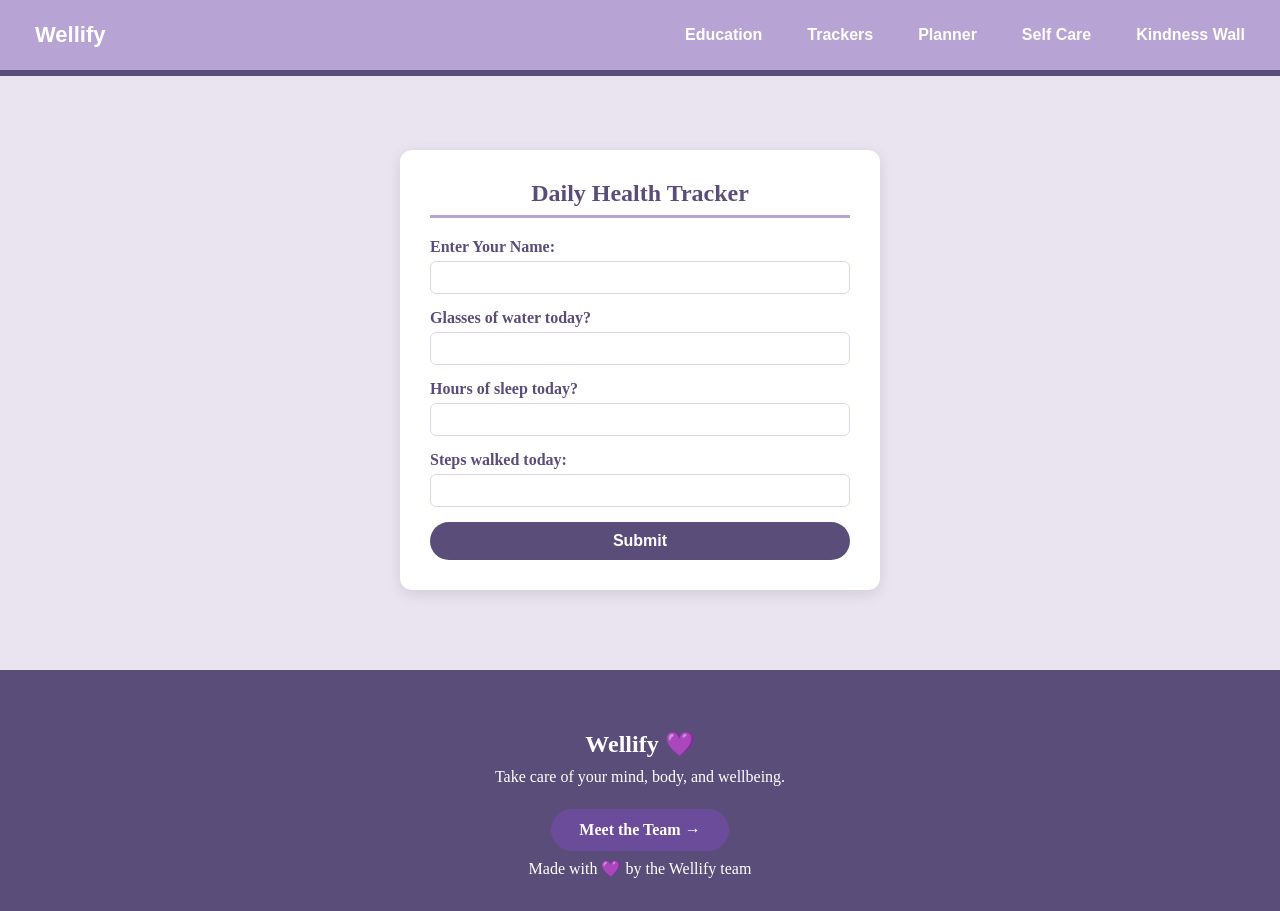
<file: health-tracker.html>
<!DOCTYPE html>
<html lang="en">
  <head>

    <meta charset="UTF-8" />
    <meta name="viewport" content="width=device-width, initial-scale=1.0" />
    <title>Health Tracker</title>
<link rel="icon" href="love.png">
    <style>
:root {
  --deepLavendar: #5a4d7a;
  --lilac: #b8a4d4;
  --softMauve: #d5c8e4;
  --midLavendar: #e0d6eb;
  --blush: #eae3f0;
}

body {
  background-color: var(--blush);
  margin: 0;
  padding: 0;
  padding-top: 70px;
}

.navBar {
  position: fixed;
  top: 0;
  left: 0;
  width: 100%;
  height: 70px;
  z-index: 100;
}

nav {
  height: 70px;
  display: flex;
  align-items: center;
  background-color: var(--lilac);
  border-bottom: 6px solid var(--deepLavendar);
  padding: 0 25px;
  gap: 25px;
}

.name {
  margin-right: auto;
  margin-left: 10px;
  display: flex;
  align-items: center;
}

.name a {
  color: white;
  text-decoration: none;
  font-family: "Poppins", sans-serif;
  font-weight: bold;
  font-size: 22px;
}


.navBar > nav > a,
.dropdown > a {
  text-decoration: none;
  color: white;
  padding: 10px;
  font-weight: bold;
  font-family: "Poppins", sans-serif;
  cursor: pointer;
}

nav a:hover {
  color: var(--deepLavendar);
}

.dropdown {
  position: relative;
  height: 100%;
  display: flex;
  align-items: center;
}

.dropdown-content {
  display: none;
  position: absolute;
  top: 70px;
  left: 0;
  background-color: var(--lilac);
  min-width: 140px;
  z-index: 101;
  padding: 10px 0;
  border-radius: 0 0 10px 10px;
  box-shadow: 0 5px 10px rgba(0, 0, 0, 0.15);
}

.dropdown-content a {
  display: block;
  padding: 10px 15px;
  color: white;
  text-decoration: none;
  white-space: nowrap;
}

.dropdown-content a:hover {
  background-color: var(--softMauve);
  color: var(--deepLavendar);
}

.dropdown:hover .dropdown-content {
  display: flex;
  flex-direction: column;
}

#dropdown1,
#dropdown2,
#dropdown3 {
  min-width: 140px;
  height: auto;
}

.tracker-box {
  background: white;
  padding: 30px;
  border-radius: 12px;
  box-shadow: 0 4px 15px rgba(0, 0, 0, 0.1);
  max-width: 420px;
  margin: 80px auto;
}

.title {
  color: var(--deepLavendar);
  border-bottom: 3px solid var(--lilac);
  padding-bottom: 8px;
  margin-top: 0;
}

.form-group {
  margin-bottom: 15px;
}

label {
  display: block;
  margin-bottom: 5px;
  font-weight: 600;
  color: var(--deepLavendar);
}

input {
  width: 100%;
  padding: 8px;
  border: 1px solid var(--midLavendar);
  border-radius: 6px;
  box-sizing: border-box;
}

button {
  width: 100%;
  background-color: var(--deepLavendar);
  color: white;
  border: none;
  padding: 10px;
  border-radius: 30px;
  font-weight: 600;
  cursor: pointer;
  font-size: 16px;
}

button:hover {
  background-color: var(--lilac);
}

.results {
  display: none;
  margin-top: 20px;
}

.user {
  font-weight: 700;
  color: var(--deepLavendar);
  margin: 15px 0 10px;
  font-size: 16px;
}

.good-news {
  background-color: #f0fdf4;
  color: var(--deepLavendar);
  padding: 12px;
  border-left: 5px solid var(--lilac);
  border-radius: 4px;
  margin: 8px 0;
  font-weight: 600;
}

.alert-news {
  background-color: #fff5f5;
  color: var(--deepLavendar);
  padding: 12px;
  border-left: 5px solid var(--lilac);
  border-radius: 4px;
  margin: 8px 0;
  font-weight: 600;
}

h1,
h2 {
  display: flex;
  justify-content: center;
}

h3 {
  background-color: var(--deepLavendar);
  color: white;
  border: 3px solid var(--deepLavendar);
  border-radius: 20px;
  max-width: 150px;
  display: flex;
  justify-content: center;
}

.site-footer {
  background-color: var(--deepLavendar);
  color: white;
  text-align: center;
  padding: 40px 20px 25px;
  margin-top: 60px;
}

.site-footer h2 {
  color: white;
  margin-bottom: 10px;
}

.site-footer p {
  background: none;
  border: none;
  color: white;
  margin: 8px 0;
}

.team-link {
  display: inline-block;
  margin-top: 15px;
  padding: 12px 28px;
  background-color: #6b4c9a;
  color: white;
  text-decoration: none;
  border-radius: 999px;
  font-weight: 600;
  transition: 0.2s ease;
}

.team-link:hover {
  background-color: #563b80;
  transform: translateY(-2px);
}
    </style>
  </head>
  <body>
    <div class="navBar">
      <nav>
        <div class="name">
          <a href="index.html">Wellify</a>
        </div>
        <div class="dropdown">
          <a>Education</a>
          <div class="dropdown-content" id="dropdown1">
            <a href="education-mental.html">Mental Health</a>
            <a href="education-physical.html">Physical Health</a>
          </div>
        </div>
        <div class="dropdown">
          <a>Trackers</a>
          <div class="dropdown-content" id="dropdown2">
            <a href="mood-tracker.html">Mood</a>
            <a href="mindfullness-tracker.html">Mindfullness</a>
            <a href="health-tracker.html">Health</a>
          </div>
        </div>
        <a href="planner.html">Planner</a>
        <div class="dropdown">
          <a>Self Care</a>
          <div class="dropdown-content" id="dropdown3">
            <a href="self-care-mental.html">Mental</a>
            <a href="self-care-physical.html">Physical</a>
          </div>
        </div>
        <a href="kindness-wall.html">Kindness Wall</a>
      </nav>
    </div>

    <div class="tracker-box">
      <h2 class="title">Daily Health Tracker</h2>
      <form id="trackerForm">
        <div class="form-group">
          <label>Enter Your Name:</label>
          <input type="text" id="name" required />
        </div>
        <div class="form-group">
          <label>Glasses of water today?</label>
          <input type="number" id="water" step="any" required />
        </div>
        <div class="form-group">
          <label>Hours of sleep today?</label>
          <input type="number" id="sleep" step="any" required />
        </div>
        <div class="form-group">
          <label>Steps walked today:</label>
          <input type="number" id="steps" required />
        </div>
        <button type="submit">Submit</button>
      </form>

      <div id="results" class="results">
        <div id="summaryUser" class="user"></div>
        <div id="waterResult"></div>
        <div id="sleepResult"></div>
        <div id="stepsResult"></div>
      </div>
    </div>

    <script>
      document
        .getElementById("trackerForm")
        .addEventListener("submit", function (e) {
          e.preventDefault();

          const name = document.getElementById("name").value;
          const water = parseFloat(document.getElementById("water").value);
          const sleep = parseFloat(document.getElementById("sleep").value);
          const steps = parseInt(document.getElementById("steps").value);

          document.getElementById(
            "summaryUser"
          ).innerText = `📊Health summary for ${name}:`;

          const waterDiv = document.getElementById("waterResult");
          if (water >= 8) {
            waterDiv.className = "good-news";
            waterDiv.innerText = ":💧 Water: Great hydration today!";
          } else {
            waterDiv.className = "alert-news";
            waterDiv.innerText =
              "💧 Water: Drink more water! Aim for 8 glasses.";
          }

          const sleepDiv = document.getElementById("sleepResult");
          if (sleep >= 8) {
            sleepDiv.className = "good-news";
            sleepDiv.innerText = "🌙 Sleep: Excellent sleep schedule!";
          } else {
            sleepDiv.className = "alert-news";
            sleepDiv.innerText = "🌙 Sleep: Try to sleep at least 8 hours.";
          }

          const stepsDiv = document.getElementById("stepsResult");
          if (steps >= 5000) {
            stepsDiv.className = "good-news";
            stepsDiv.innerText = `🔥 Steps: Amazing activity levels today, ${name}!`;
          } else {
            stepsDiv.className = "alert-news";
            stepsDiv.innerText = `👟 Steps: Try to get moving more, ${name}! Aim for over 5,000 steps.`;
          }

          document.getElementById("results").style.display = "block";
        });
    </script>
    <footer class="site-footer">
  <div class="footer-content">
    <h2>Wellify 💜</h2>
    <p>Take care of your mind, body, and wellbeing.</p>

    <a href="meet-the-team.html" class="team-link">Meet the Team →</a>

    <p class="footer-small">Made with 💜 by the Wellify team</p>
  </div>
</footer>
  </body>
</html>
</file>
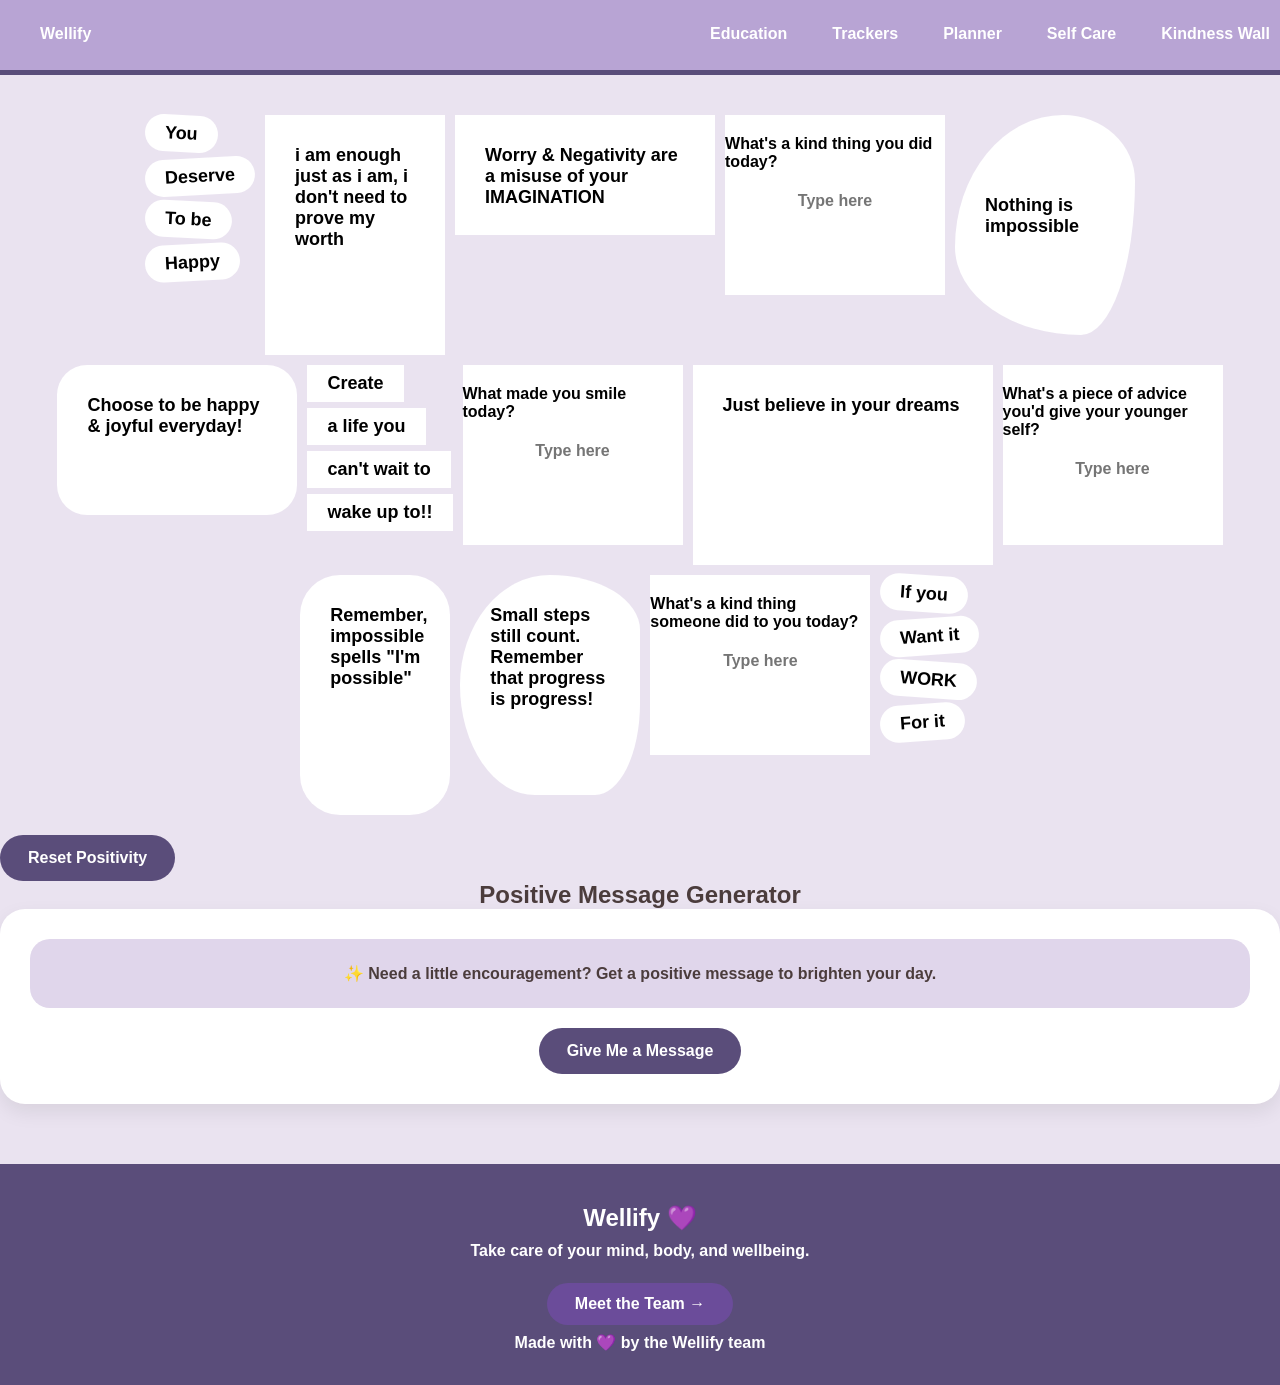
<file: kindness-wall.html>
<!DOCTYPE html>
<html lang="en">
  <head>
    <meta charset="UTF-8" />
    <meta name="viewport" content="width=device-width, initial-scale=1.0" />
    <meta http-equiv="X-UA-Compatible" content="ie=edge" />
    <title>Kindness Wall</title>
    <link rel="stylesheet" href="kindness.css" />
<script src="MessageGenerator.js" defer></script>
     <link rel="icon" type="image/png" href="love.png">
  </head>
  <body>
    <div class="navBar">
      <nav>
        <div class="name">
          <a href="index.html">Wellify</a>
        </div>
        <div class="dropdown">
          <a>Education</a>
          <div class="dropdown-content" id="dropdown1">
            <a href="education-mental.html">Mental Health</a>
            <a href="education-physical.html">Physical Health</a>
          </div>
        </div>
        <div class="dropdown">
          <a>Trackers</a>
          <div class="dropdown-content" id="dropdown2">
            <a href="mood-tracker.html">Mood</a>
            <a href="mindfullness-tracker.html">Mindfullness</a>
            <a href="healthTracker.py">Health</a>
          </div>
        </div>
        <a href="Planner.html">Planner</a>
        <div class="dropdown">
          <a>Self Care</a>
          <div class="dropdown-content" id="dropdown3">
            <a href="self-care-mental.html">Mental</a>
            <a href="self-care-physical.html">Physical</a>
          </div>
        </div>
        <a href="kindness-wall.html">Kindness Wall</a>
      </nav>
    </div>
    <section class="wall">
      <div class="quad-1">
        <div class="note-1">
          <p>You</p>
        </div>
        <div class="note-2">
          <p>Deserve</p>
        </div>
        <div class="note-3">
          <p>To be</p>
        </div>
        <div class="note-4">
          <p>Happy</p>
        </div>
      </div>
      <div class="note-5">
        <p>i am enough just as i am, i don't need to prove my worth</p>
      </div>
      <div class="note-6">
        <p>Worry & Negativity are a misuse of your IMAGINATION</p>
      </div>
      <div class="input">
        <label for="q1">What's a kind thing you did today?</label>
        <input type="text" id="q1" placeholder="Type here" />
      </div>
      <div class="note-7">
        <p>Nothing is impossible</p>
      </div>
      <div class="note-8">
        <p>Choose to be happy & joyful everyday!</p>
      </div>
      <div class="quad-2">
        <div class="note-9">
          <p>Create</p>
        </div>
        <div class="note-10">
          <p>a life you</p>
        </div>
        <div class="note-11">
          <p>can't wait to</p>
        </div>
        <div class="note-12">
          <p>wake up to!!</p>
        </div>
      </div>
      <div class="input">
        <label for="q2">What made you smile today?</label>
        <input type="text" id="q2" placeholder="Type here" />
      </div>
      <div class="note-13">
        <p>Just believe in your dreams</p>
      </div>
      <div class="input">
        <label for="q3"
          >What's a piece of advice you'd give your younger self?</label
        >
        <input type="text" id="q3" placeholder="Type here" />
      </div>
      <div class="note-14">
        <p>Remember, impossible spells "I'm possible"</p>
      </div>
      <div class="note-15">
        <p>Small steps still count. Remember that progress is progress!</p>
      </div>
      <div class="input">
        <label for="q4">What's a kind thing someone did to you today?</label>
        <input type="text" id="q4" placeholder="Type here" />
      </div>
      <div class="quad-3">
        <div class="note-16">
          <p>If you</p>
        </div>
        <div class="note-17">
          <p>Want it</p>
        </div>
        <div class="note-18">
          <p>WORK</p>
        </div>
        <div class="note-19">
          <p>For it</p>
        </div>
      </div>
    </section>
<button onclick="resetPositivity()">Reset Positivity</button>
    <section class="generator-section"> 
      <h2 class="section-title">Positive Message Generator</h2> 
      <div class="generator"> 
        <div id="suggestion"> ✨ Need a little encouragement? Get a positive message to brighten your day. </div>
        <button onclick="generateMessage()">Give Me a Message</button> 
      </div> 
    </section>
    
    <footer class="site-footer">
  <div class="footer-content">
    <h2>Wellify 💜</h2>
    <p>Take care of your mind, body, and wellbeing.</p>

    <a href="meet-the-team.html" class="team-link">Meet the Team →</a>

    <p class="footer-small">Made with 💜 by the Wellify team</p>
  </div>
</footer>
  </body>
</html>
</file>
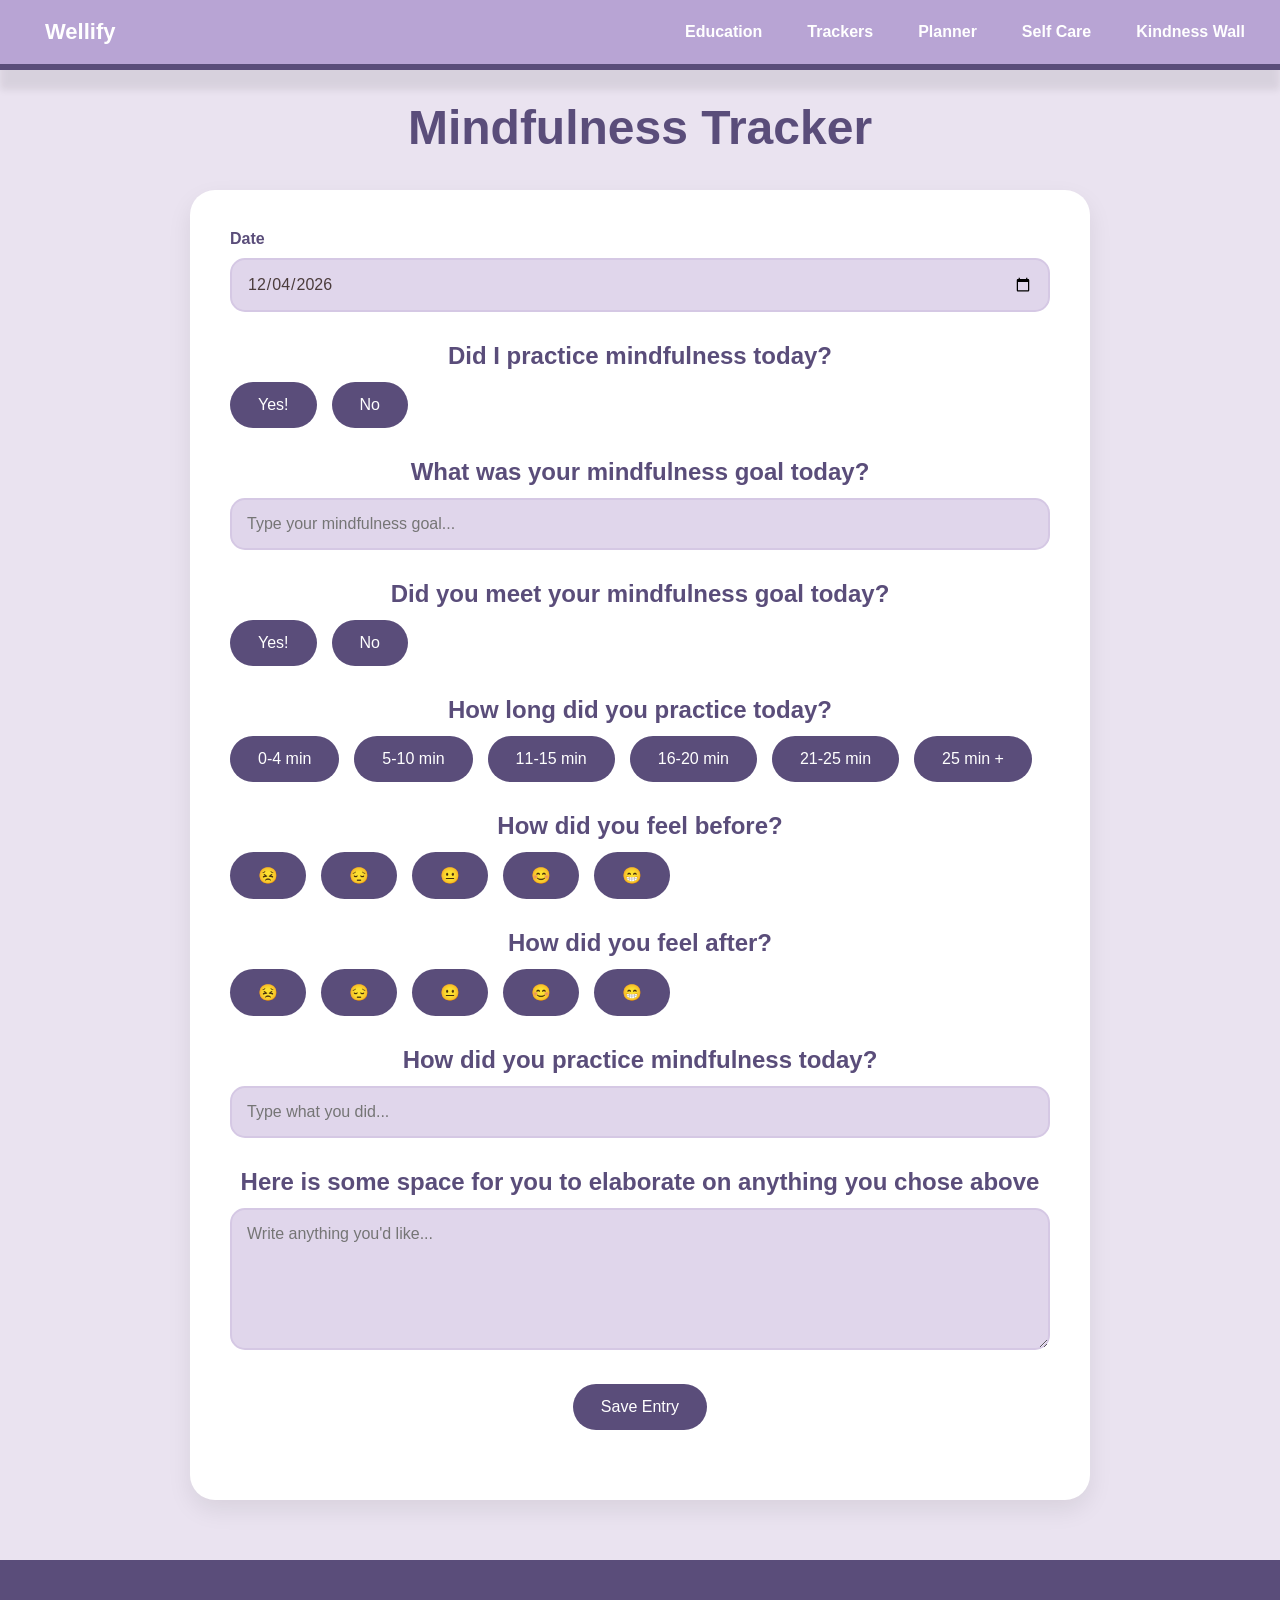
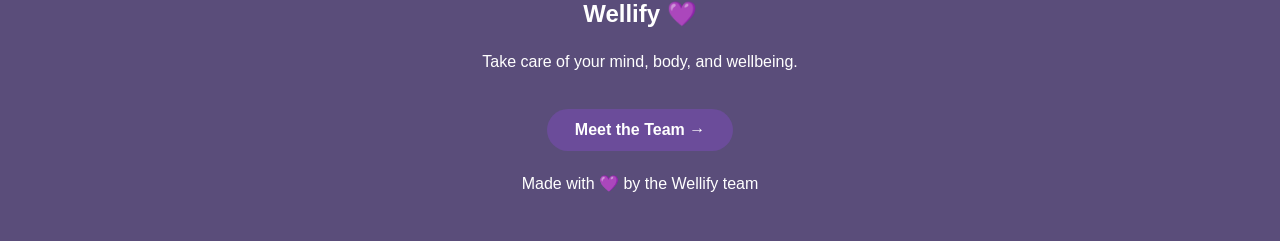
<file: mindfullness-tracker.html>
<!DOCTYPE html>
<html lang="en">
  <head>
    <meta charset="UTF-8" />
    <meta name="viewport" content="width=device-width, initial-scale=1.0" />
    <title>Mindfulness Tracker</title>
    <link rel="stylesheet" href="styles.css" />
    <link rel="icon" type="image/png" href="love.png">

  </head>
  <body>
    <div class="navBar">
      <nav>
        <div class="name">
          <a href="index.html">Wellify</a>
        </div>

        <div class="dropdown">
          <a href="#">Education</a>
          <div class="dropdown-content" id="dropdown1">
            <a href="education-mental.html">Mental Health</a>
            <a href="education-physical.html">Physical Health</a>
          </div>
        </div>

        <div class="dropdown">
          <a href="#">Trackers</a>
          <div class="dropdown-content" id="dropdown2">
            <a href="mood-tracker.html">Mood</a>
            <a href="mindfullness-tracker.html">Mindfulness</a>
            <a href="health-tracker.html">Health</a>
          </div>
        </div>

        <a href="planner.html">Planner</a>

        <div class="dropdown">
          <a href="#">Self Care</a>
          <div class="dropdown-content" id="dropdown3">
            <a href="self-care-mental.html">Mental</a>
            <a href="self-care-physical.html">Physical</a>
          </div>
        </div>

        <a href="kindness-wall.html">Kindness Wall</a>
      </nav>
    </div>

    <h1>Mindfulness Tracker</h1>

    <div class="journal-card">
      <div class="section">
        <label for="date">Date</label>
        <input type="date" id="date" />
      </div>

      <div class="section">
        <h2>Did I practice mindfulness today?</h2>
        <div class="mood-options">
          <button type="button">Yes!</button>
          <button type="button">No</button>
        </div>
      </div>

      <div class="section">
        <h2>What was your mindfulness goal today?</h2>
        <input
          type="text"
          id="goal-input"
          placeholder="Type your mindfulness goal..."
        />
      </div>

      <div class="section">
        <h2>Did you meet your mindfulness goal today?</h2>
        <div class="mood-options">
          <button type="button">Yes!</button>
          <button type="button">No</button>
        </div>
      </div>

      <div class="section">
        <h2>How long did you practice today?</h2>
        <div class="energy-options">
          <button type="button">0-4 min</button>
          <button type="button">5-10 min</button>
          <button type="button">11-15 min</button>
          <button type="button">16-20 min</button>
          <button type="button">21-25 min</button>
          <button type="button">25 min +</button>
        </div>
      </div>

      <div class="section">
        <h2>How did you feel before?</h2>
        <div class="energy-options">
          <button type="button">😣</button>
          <button type="button">😔</button>
          <button type="button">😐</button>
          <button type="button">😊</button>
          <button type="button">😁</button>
        </div>
      </div>

      <div class="section">
        <h2>How did you feel after?</h2>
        <div class="energy-options">
          <button type="button">😣</button>
          <button type="button">😔</button>
          <button type="button">😐</button>
          <button type="button">😊</button>
          <button type="button">😁</button>
        </div>
      </div>

      <div class="section">
        <h2>How did you practice mindfulness today?</h2>
        <input
          type="text"
          id="practice-input"
          placeholder="Type what you did..."
        />
      </div>

      <div class="section">
        <h2>
          Here is some space for you to elaborate on anything you chose above
        </h2>
        <textarea
          id="mind-input"
          rows="6"
          placeholder="Write anything you'd like..."
        ></textarea>
      </div>

      <div class="section save-section">
        <button type="button" class="save-button">Save Entry</button>
      </div>
    </div>

    <script src="index.js"></script>
    <footer class="site-footer">
  <div class="footer-content">
    <h2>Wellify 💜</h2>
    <p>Take care of your mind, body, and wellbeing.</p>

    <a href="meet-the-team.html" class="team-link">Meet the Team →</a>

    <p class="footer-small">Made with 💜 by the Wellify team</p>
  </div>
</footer>
 </body>
</html>
</file>
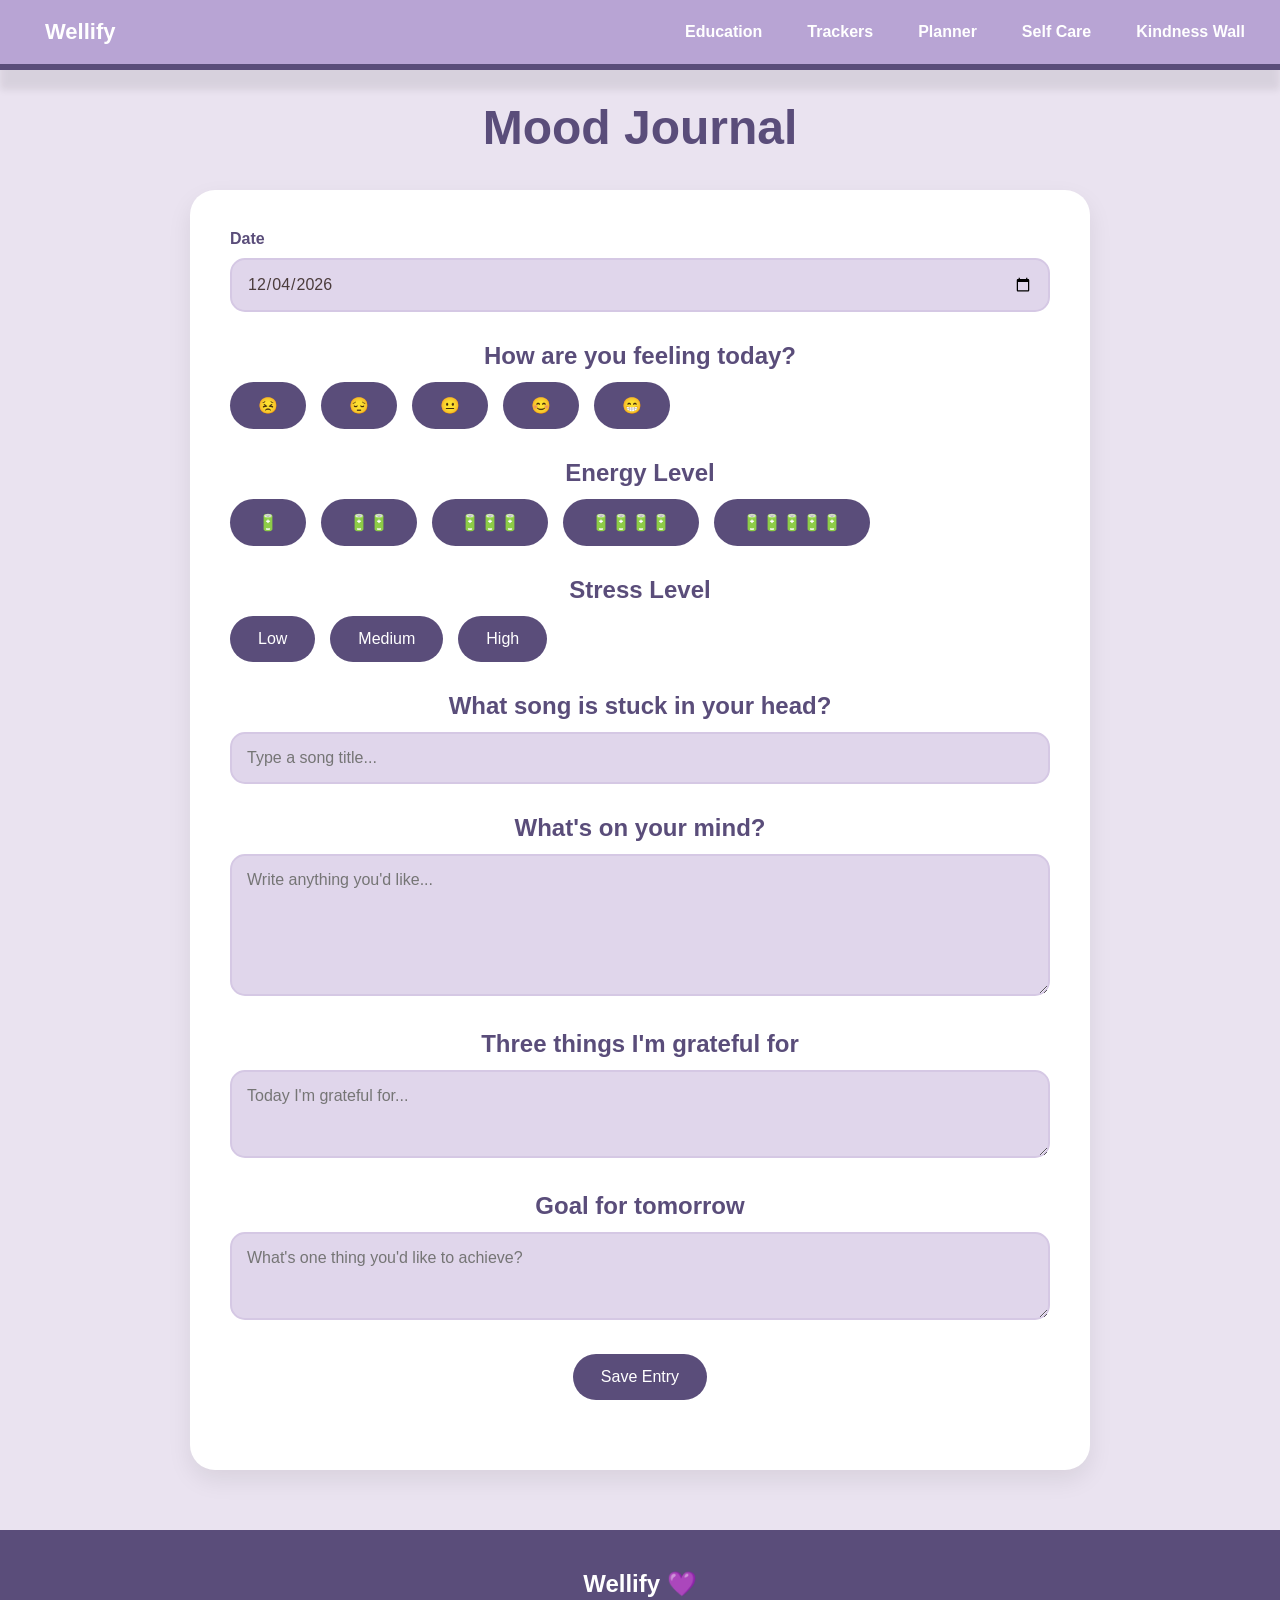
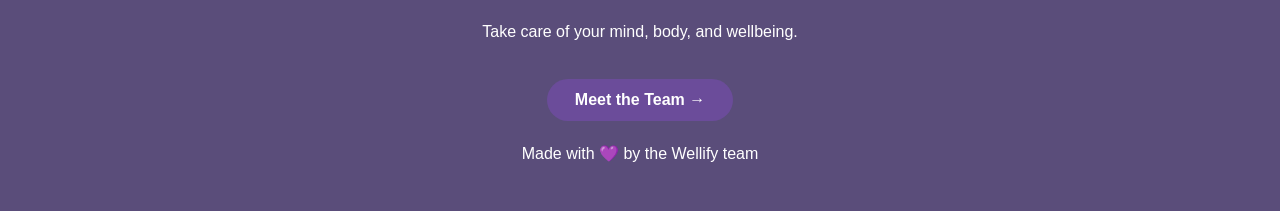
<file: mood-tracker.html>
<!DOCTYPE html>
<html lang="en">
  <head>
    <meta charset="UTF-8" />
    <meta name="viewport" content="width=device-width, initial-scale=1.0" />
    <title>Mood Journal</title>
    <link rel="stylesheet" href="styles.css" />
    <link rel="icon" type="image/png" href="love.png">

  </head>
  <body>
    <div class="navBar">
      <nav>
        <div class="name">
          <a href="index.html">Wellify</a>
        </div>

        <div class="dropdown">
          <a href="#">Education</a>
          <div class="dropdown-content" id="dropdown1">
            <a href="education-mental.html">Mental Health</a>
            <a href="education-physical.html">Physical Health</a>
          </div>
        </div>

        <div class="dropdown">
          <a href="#">Trackers</a>
          <div class="dropdown-content" id="dropdown2">
            <a href="mood-tracker.html">Mood</a>
            <a href="mindfullness-tracker.html">Mindfulness</a>
            <a href="health-tracker.html">Health</a>
          </div>
        </div>

        <a href="planner.html">Planner</a>

        <div class="dropdown">
          <a href="#">Self Care</a>
          <div class="dropdown-content" id="dropdown3">
            <a href="self-care-mental.html">Mental</a>
            <a href="self-care-physical.html">Physical</a>
          </div>
        </div>

        <a href="kindness-wall.html">Kindness Wall</a>
      </nav>
    </div>

    <h1>Mood Journal</h1>

    <div class="journal-card">
      <div class="section">
        <label for="date">Date</label>
        <input type="date" id="date" />
      </div>

      <div class="section">
        <h2>How are you feeling today?</h2>
        <div class="mood-options">
          <button type="button">😣</button>
          <button type="button">😔</button>
          <button type="button">😐</button>
          <button type="button">😊</button>
          <button type="button">😁</button>
        </div>
      </div>

      <div class="section">
        <h2>Energy Level</h2>
        <div class="energy-options">
          <button type="button">🔋</button>
          <button type="button">🔋🔋</button>
          <button type="button">🔋🔋🔋</button>
          <button type="button">🔋🔋🔋🔋</button>
          <button type="button">🔋🔋🔋🔋🔋</button>
        </div>
      </div>

      <div class="section">
        <h2>Stress Level</h2>
        <div class="stress-options">
          <button type="button">Low</button>
          <button type="button">Medium</button>
          <button type="button">High</button>
        </div>
      </div>

      <div class="section">
        <label for="song-input"
          ><h2>What song is stuck in your head?</h2></label
        >
        <input type="text" id="song-input" placeholder="Type a song title..." />
      </div>

      <div class="section">
        <label for="mind-input"><h2>What's on your mind?</h2></label>
        <textarea
          id="mind-input"
          rows="6"
          placeholder="Write anything you'd like..."
        ></textarea>
      </div>

      <div class="section">
        <label for="grateful-input"
          ><h2>Three things I'm grateful for</h2></label
        >
        <textarea
          id="grateful-input"
          rows="3"
          placeholder="Today I'm grateful for..."
        ></textarea>
      </div>

      <div class="section">
        <label for="goal-input"><h2>Goal for tomorrow</h2></label>
        <textarea
          id="goal-input"
          rows="3"
          placeholder="What's one thing you'd like to achieve?"
        ></textarea>
      </div>

      <div class="section save-section">
        <button type="button" class="save-button">Save Entry</button>
      </div>
    </div>

    <script src="script.js"></script>
    <footer class="site-footer">
  <div class="footer-content">
    <h2>Wellify 💜</h2>
    <p>Take care of your mind, body, and wellbeing.</p>

    <a href="meet-the-team.html" class="team-link">Meet the Team →</a>

    <p class="footer-small">Made with 💜 by the Wellify team</p>
  </div>
</footer>
  </body>
</html>
</file>
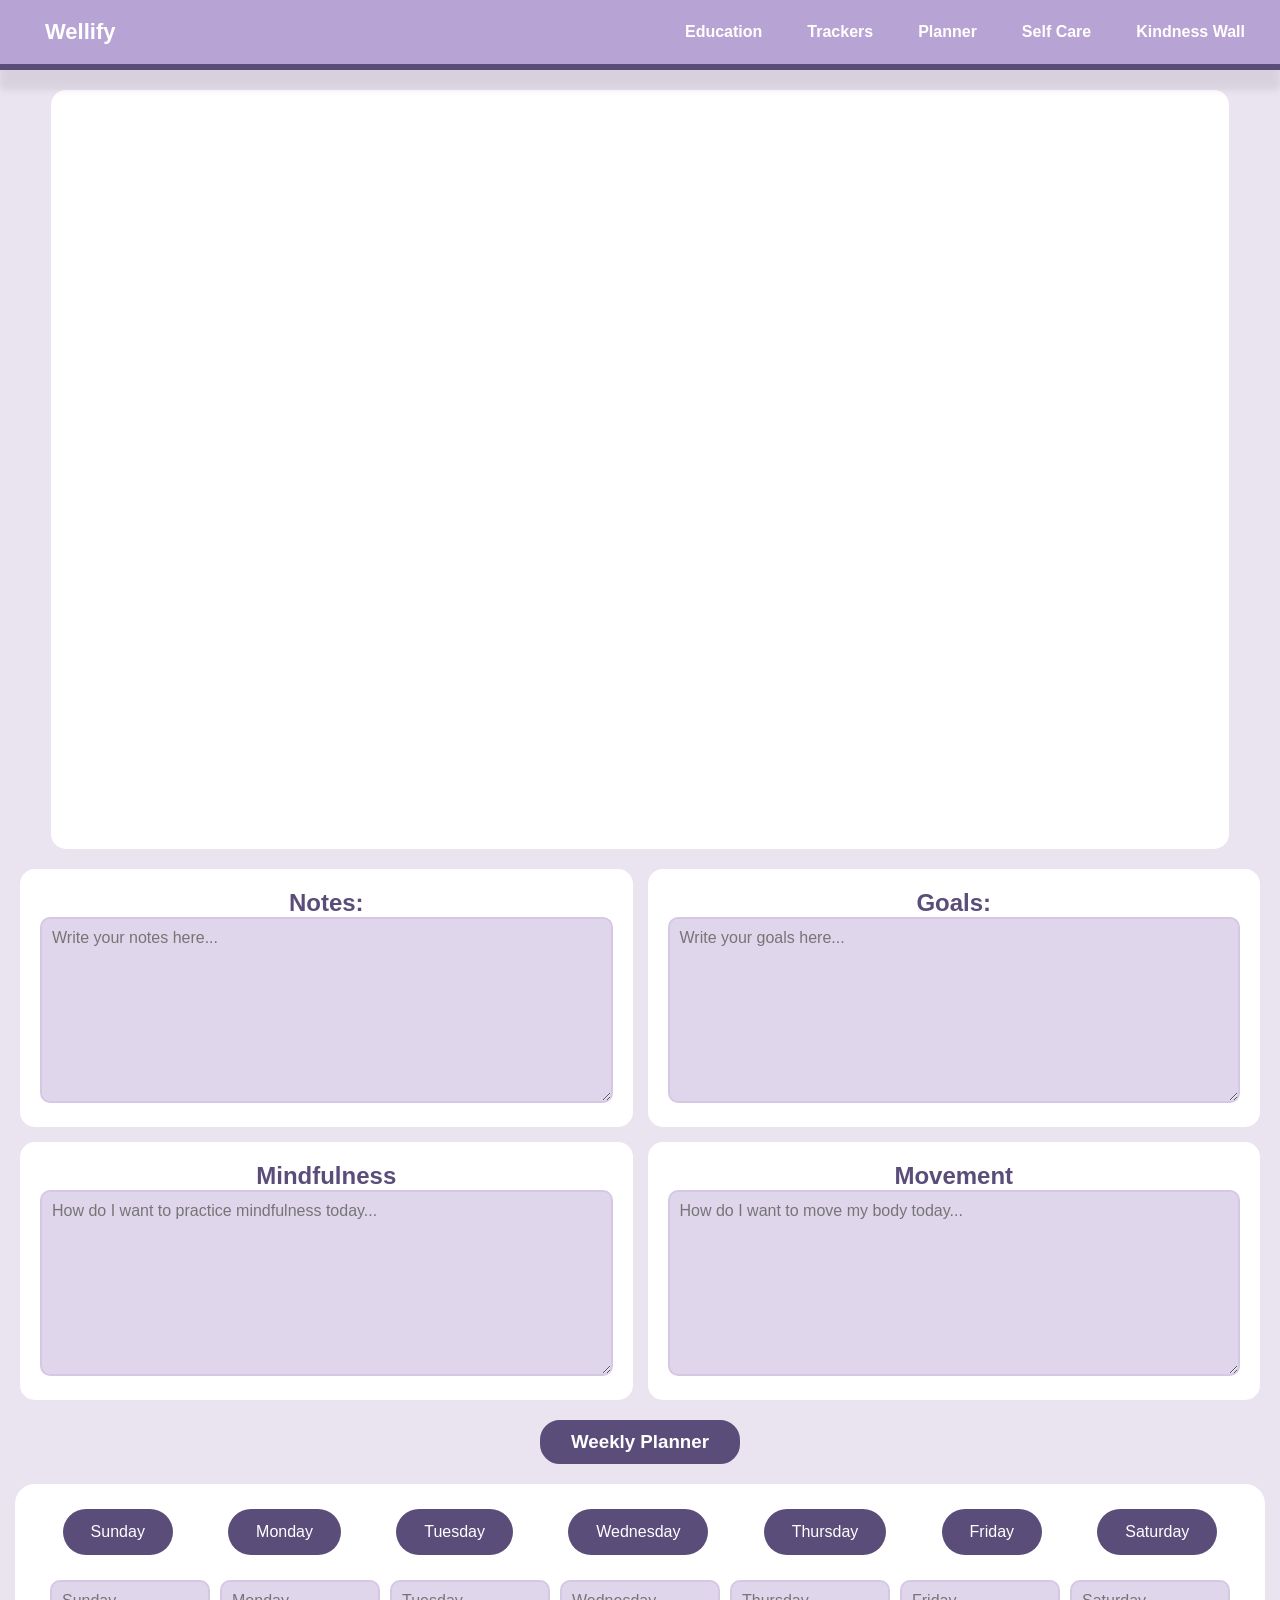
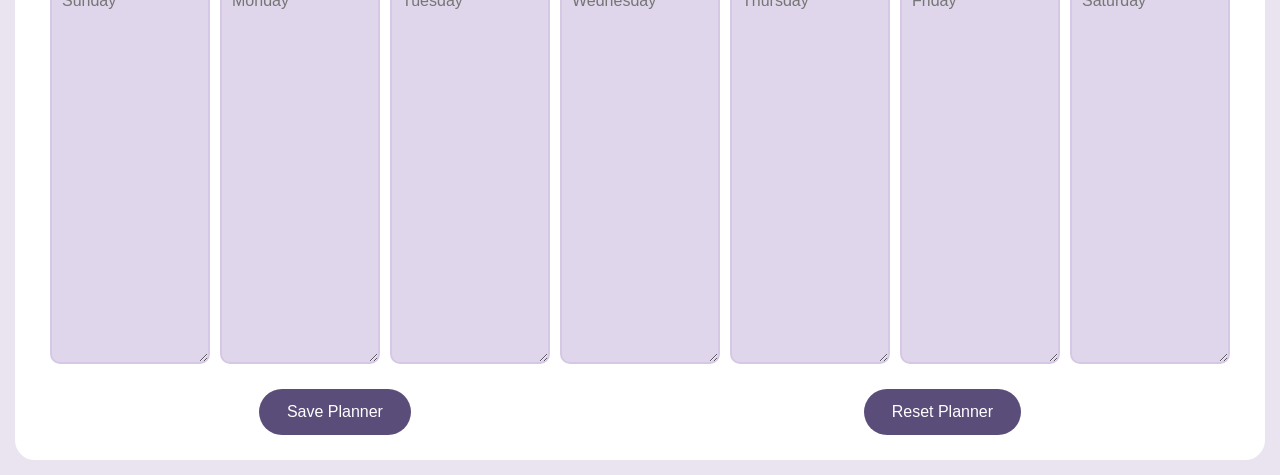
<file: Planner.html>
<!DOCTYPE html>
<html lang="en">
  <head>
    <meta charset="UTF-8" />
    <meta name="viewport" content="width=device-width, initial-scale=1.0" />
    <title>Planner</title>
    <link rel="stylesheet" href="styles.css" />
  </head>
  <body>
    <div class="navBar">
      <nav>
        <div class="name">
          <a href="index.html">Wellify</a>
        </div>

        <div class="dropdown">
          <a href="#">Education</a>
          <div class="dropdown-content" id="dropdown1">
            <a href="education-mental.html">Mental Health</a>
            <a href="education-physical.html">Physical Health</a>
          </div>
        </div>

        <div class="dropdown">
          <a href="#">Trackers</a>
          <div class="dropdown-content" id="dropdown2">
            <a href="mood-tracker.html">Mood</a>
            <a href="mindfullness-tracker.html">Mindfulness</a>
            <a href="health-tracker.html">Health</a>
          </div>
        </div>

        <a href="planner.html">Planner</a>

        <div class="dropdown">
          <a href="#">Self Care</a>
          <div class="dropdown-content" id="dropdown3">
            <a href="self-care-mental.html">Mental</a>
            <a href="self-care-physical.html">Physical</a>
          </div>
        </div>

        <a href="kindness-wall.html">Kindness Wall</a>
      </nav>
    </div>

    <div class="top">
      <section class="studyTimer">
        <iframe
          id="timer"
          src="https://studywithme.io"
          style="border: 0"
          width="300"
          height="350"
          frameborder="0"
          scrolling="no"
        ></iframe>
      </section>

      <iframe
        src="https://spotify.com"
        width="300"
        height="352"
        frameborder="0"
        allowfullscreen
      ></iframe>

      <iframe
        src="https://spotify.com"
        width="300"
        height="352"
        frameborder="0"
        allowfullscreen
      ></iframe>

      <iframe
        src="https://spotify.com"
        width="300"
        height="352"
        frameborder="0"
        allowfullscreen
      ></iframe>
    </div>

    <section class="boxes">
      <div class="second">
        <h2>Notes:</h2>
        <textarea
          id="notes"
          rows="9"
          placeholder="Write your notes here..."
        ></textarea>
      </div>

      <div class="second">
        <h2>Goals:</h2>
        <textarea
          id="goals"
          rows="9"
          placeholder="Write your goals here..."
        ></textarea>
      </div>

      <div class="second">
        <h2>Mindfulness</h2>
        <textarea
          id="mindfulness"
          rows="9"
          placeholder="How do I want to practice mindfulness today..."
        ></textarea>
      </div>

      <div class="second">
        <h2>Movement</h2>
        <textarea
          id="movement"
          rows="9"
          placeholder="How do I want to move my body today..."
        ></textarea>
      </div>
    </section>

    <section class="fullWeek">
      <h3>Weekly Planner</h3>

      <section class="planner">
        <div class="days">
          <button type="button">Sunday</button>
          <button type="button">Monday</button>
          <button type="button">Tuesday</button>
          <button type="button">Wednesday</button>
          <button type="button">Thursday</button>
          <button type="button">Friday</button>
          <button type="button">Saturday</button>
        </div>

        <div class="week">
          <textarea id="sunday" rows="20" placeholder="Sunday"></textarea>
          <textarea id="monday" rows="20" placeholder="Monday"></textarea>
          <textarea id="tuesday" rows="20" placeholder="Tuesday"></textarea>
          <textarea id="wednesday" rows="20" placeholder="Wednesday"></textarea>
          <textarea id="thursday" rows="20" placeholder="Thursday"></textarea>
          <textarea id="friday" rows="20" placeholder="Friday"></textarea>
          <textarea id="saturday" rows="20" placeholder="Saturday"></textarea>
        </div>

        <button id="savePlanner">Save Planner</button>
        <button id="resetPlanner">Reset Planner</button>
      </section>
    </section>

    <script src="planner.js"></script>
  </body>
</html>
</file>
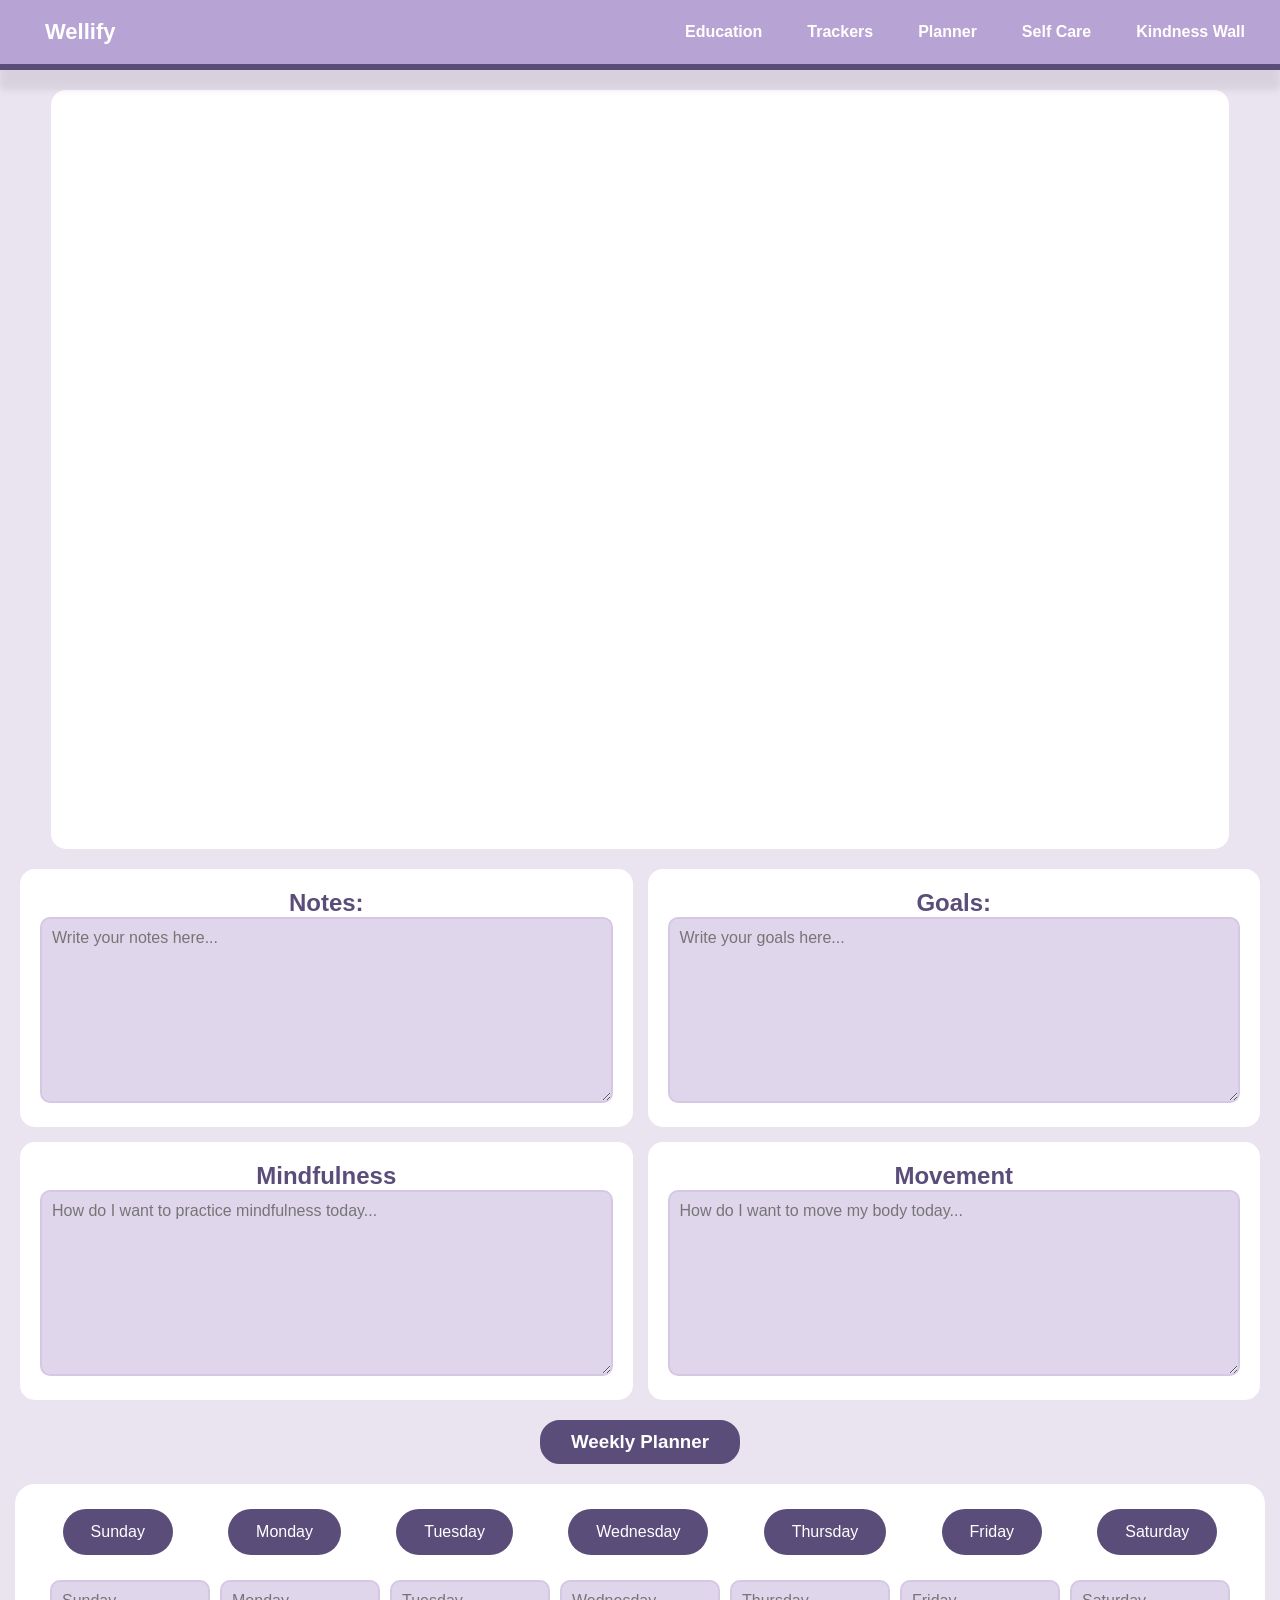
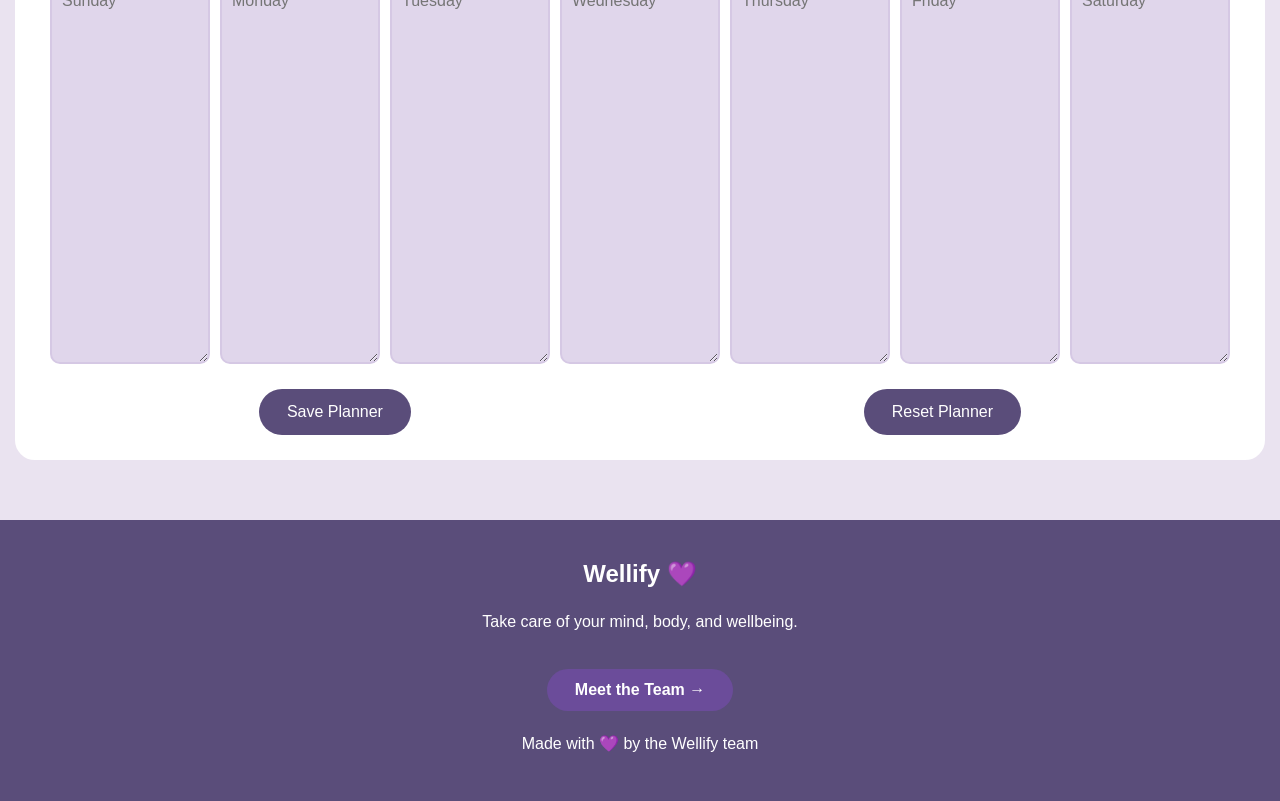
<file: planner.html>
<!DOCTYPE html>
<html lang="en">
  <head>
    <meta charset="UTF-8" />
    <meta name="viewport" content="width=device-width, initial-scale=1.0" />
    <title>Planner</title>
    <link rel="stylesheet" href="styles.css" />
    <link rel="icon" type="image/png" href="love.png">

  </head>
  <body>
    <div class="navBar">
      <nav>
        <div class="name">
          <a href="index.html">Wellify</a>
        </div>

        <div class="dropdown">
          <a href="#">Education</a>
          <div class="dropdown-content" id="dropdown1">
            <a href="education-mental.html">Mental Health</a>
            <a href="education-physical.html">Physical Health</a>
          </div>
        </div>

        <div class="dropdown">
          <a href="#">Trackers</a>
          <div class="dropdown-content" id="dropdown2">
            <a href="mood-tracker.html">Mood</a>
            <a href="mindfullness-tracker.html">Mindfulness</a>
            <a href="health-tracker.html">Health</a>
          </div>
        </div>

        <a href="planner.html">Planner</a>

        <div class="dropdown">
          <a href="#">Self Care</a>
          <div class="dropdown-content" id="dropdown3">
            <a href="self-care-mental.html">Mental</a>
            <a href="self-care-physical.html">Physical</a>
          </div>
        </div>

        <a href="kindness-wall.html">Kindness Wall</a>
      </nav>
    </div>

    <div class="top">
      <section class="studyTimer">
        <iframe
          id="timer"
          src="https://studywithme.io"
          style="border: 0"
          width="300"
          height="350"
          frameborder="0"
          scrolling="no"
        ></iframe>
      </section>

      <iframe data-testid="embed-iframe" style="border-radius:12px" src="https://open.spotify.com/embed/playlist/3tVn8zUOCMV5hfT8NRyHoJ?utm_source=generator&si=480c9add19714606" width="300" height="352" frameBorder="0" allowfullscreen="" allow="autoplay; clipboard-write; encrypted-media; fullscreen; picture-in-picture" loading="lazy"></iframe>

    <iframe data-testid="embed-iframe" style="border-radius:12px" src="https://open.spotify.com/embed/playlist/07lYUEyTkWP3NqIa7Kzyqx?utm_source=generator&si=477f0b1bb9c04f04" width="300" height="352" frameBorder="0" allowfullscreen="" allow="autoplay; clipboard-write; encrypted-media; fullscreen; picture-in-picture" loading="lazy"></iframe>

     <iframe data-testid="embed-iframe" style="border-radius:12px" src="https://open.spotify.com/embed/playlist/0vvXsWCC9xrXsKd4FyS8kM?utm_source=generator&si=6a878cbc1fad4172" width="300" height="352" frameBorder="0" allowfullscreen="" allow="autoplay; clipboard-write; encrypted-media; fullscreen; picture-in-picture" loading="lazy"></iframe>
    </div>

    <section class="boxes">
      <div class="second">
        <h2>Notes:</h2>
        <textarea
          id="notes"
          rows="9"
          placeholder="Write your notes here..."
        ></textarea>
      </div>

      <div class="second">
        <h2>Goals:</h2>
        <textarea
          id="goals"
          rows="9"
          placeholder="Write your goals here..."
        ></textarea>
      </div>

      <div class="second">
        <h2>Mindfulness</h2>
        <textarea
          id="mindfulness"
          rows="9"
          placeholder="How do I want to practice mindfulness today..."
        ></textarea>
      </div>

      <div class="second">
        <h2>Movement</h2>
        <textarea
          id="movement"
          rows="9"
          placeholder="How do I want to move my body today..."
        ></textarea>
      </div>
    </section>

    <section class="fullWeek">
      <h3>Weekly Planner</h3>

      <section class="planner">
        <div class="days">
          <button type="button">Sunday</button>
          <button type="button">Monday</button>
          <button type="button">Tuesday</button>
          <button type="button">Wednesday</button>
          <button type="button">Thursday</button>
          <button type="button">Friday</button>
          <button type="button">Saturday</button>
        </div>

        <div class="week">
          <textarea id="sunday" rows="20" placeholder="Sunday"></textarea>
          <textarea id="monday" rows="20" placeholder="Monday"></textarea>
          <textarea id="tuesday" rows="20" placeholder="Tuesday"></textarea>
          <textarea id="wednesday" rows="20" placeholder="Wednesday"></textarea>
          <textarea id="thursday" rows="20" placeholder="Thursday"></textarea>
          <textarea id="friday" rows="20" placeholder="Friday"></textarea>
          <textarea id="saturday" rows="20" placeholder="Saturday"></textarea>
        </div>

        <button id="savePlanner">Save Planner</button>
        <button id="resetPlanner">Reset Planner</button>
      </section>
    </section>

    <script src="planner.js"></script>
    <footer class="site-footer">
  <div class="footer-content">
    <h2>Wellify 💜</h2>
    <p>Take care of your mind, body, and wellbeing.</p>

    <a href="meet-the-team.html" class="team-link">Meet the Team →</a>

    <p class="footer-small">Made with 💜 by the Wellify team</p>
  </div>
</footer>
  </body>
</html>
</file>
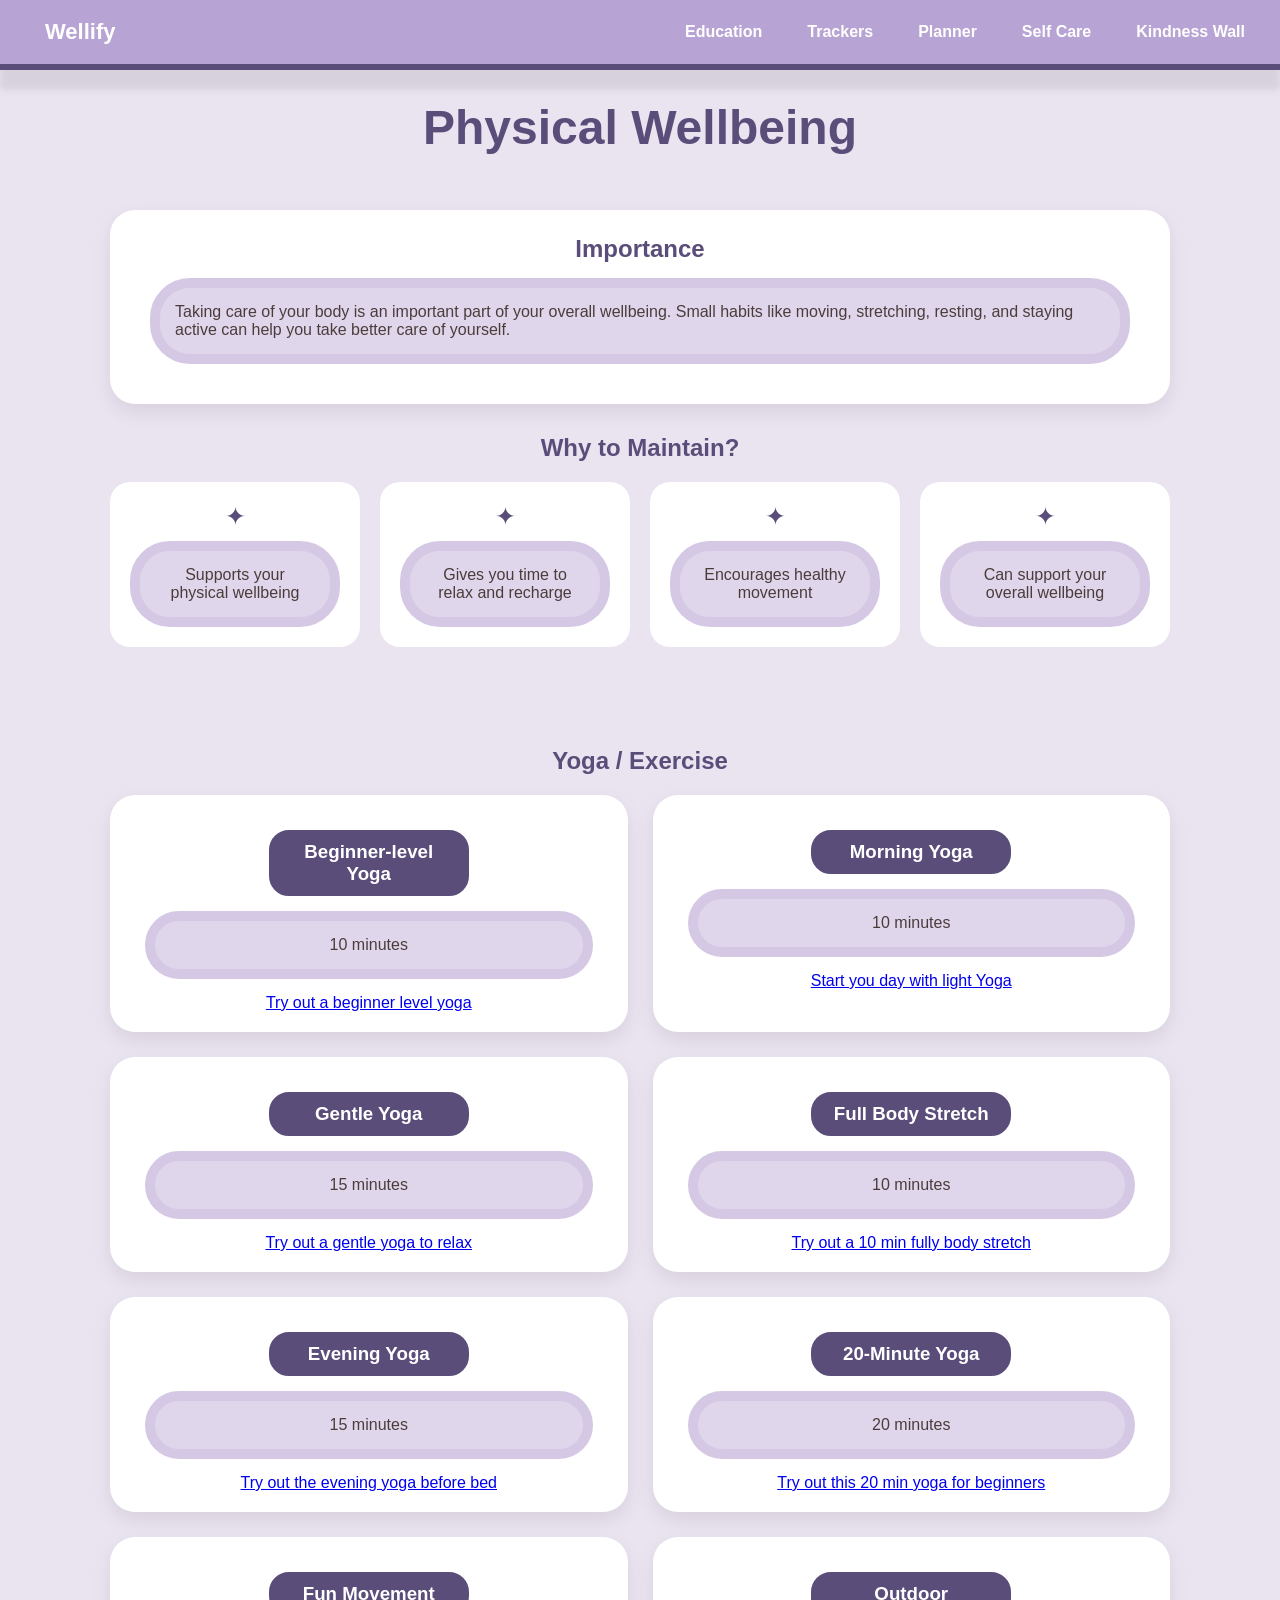
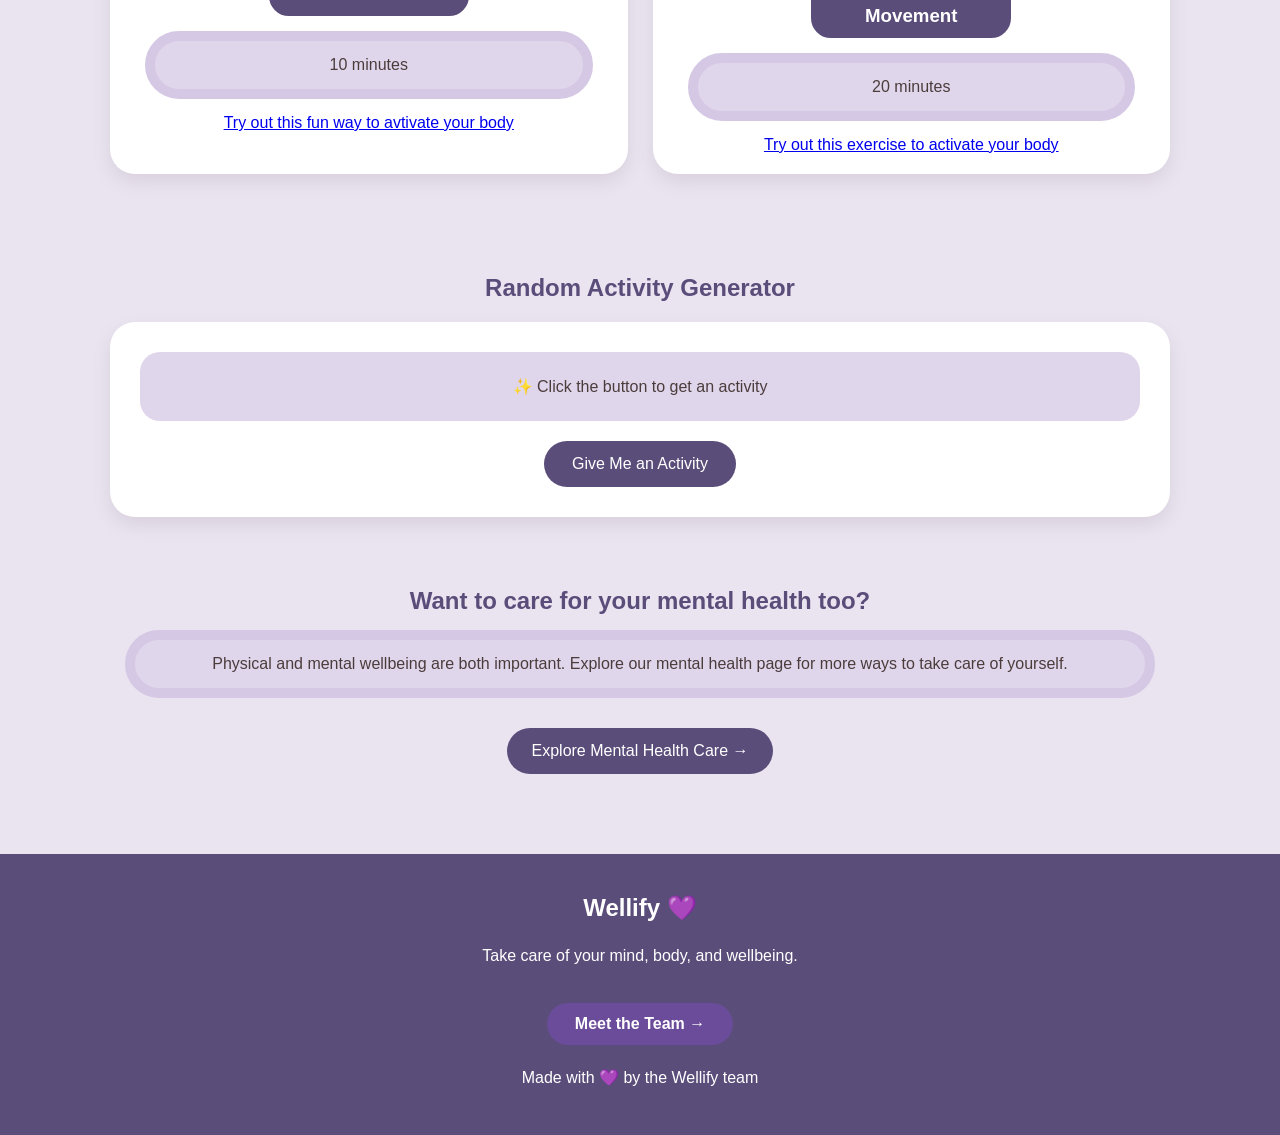
<file: self-care-physical.html>
<!DOCTYPE html>
<html lang="en">
  <head>
    <meta charset="UTF-8" />
    <meta name="viewport" content="width=device-width, initial-scale=1.0" />
    <meta http-equiv="X-UA-Compatible" content="ie=edge" />
    <title>Physical Self Care</title>
    <link rel="stylesheet" href="styles.css" />
    <script src="RandomGenerator.js"></script>
    <link rel="icon" type="image/png" href="love.png">

  </head>
  <body>
    <div class="navBar">
      <nav>
        <div class="name">
          <a href="index.html">Wellify</a>
        </div>
        <div class="dropdown">
          <a>Education</a>
          <div class="dropdown-content" id="dropdown1">
            <a href="education-mental.html">Mental Health</a>
            <a href="education-physical.html">Physical Health</a>
          </div>
        </div>
        <div class="dropdown">
          <a>Trackers</a>
          <div class="dropdown-content" id="dropdown2">
            <a href="mood-tracker.html">Mood</a>
            <a href="mindfullness-tracker.html">Mindfullness</a>
            <a href="health-tracker.html">Health</a>
          </div>
        </div>
        <a href="planner.html">Planner</a>
        <div class="dropdown">
          <a>Self Care</a>
          <div class="dropdown-content" id="dropdown3">
            <a href="self-care-mental.html">Mental</a>
            <a href="self-care-physical.html">Physical</a>
          </div>
        </div>
        <a href="kindness-wall.html">Kindness Wall</a>
      </nav>
    </div>
    <!--The end of Navbar code!! -->
    <header>
      <h1>Physical Wellbeing</h1>
    </header>

    <!-- ================= IMPORTANCE ================= -->

    <section class="importance">
      <div class="main-card">
        <h2>Importance</h2>

        <p>
          Taking care of your body is an important part of your overall
          wellbeing. Small habits like moving, stretching, resting, and staying
          active can help you take better care of yourself.
        </p>
      </div>

      <h2 class="section-title">Why to Maintain?</h2>

      <div class="reasons">
        <div class="reason">
          <span>✦</span>
          <p>Supports your physical wellbeing</p>
        </div>

        <div class="reason">
          <span>✦</span>
          <p>Gives you time to relax and recharge</p>
        </div>

        <div class="reason">
          <span>✦</span>
          <p>Encourages healthy movement</p>
        </div>

        <div class="reason">
          <span>✦</span>
          <p>Can support your overall wellbeing</p>
        </div>
      </div>
    </section>

    <!-- ================= YOGA ================= -->

    <section class="yoga-section">
      <h2 class="section-title">Yoga / Exercise</h2>

      <div class="yoga-grid">
        <div class="yoga-card">
          <h3>Beginner-level Yoga</h3>

          <p>10 minutes</p>
          <a href="https://www.youtube.com/watch?v=j7rKKpwdXNE&source_ve_path=MTc4NDI0">Try out a beginner level yoga </a>
        </div>

        <!-- CARD 2 -->
        <div class="yoga-card">
          <h3>Morning Yoga</h3>

          <p>10 minutes</p>
          <a href="https://www.youtube.com/watch?v=klmBssEYkdU&source_ve_path=MTc4NDI0">Start you day with light Yoga </a>
        </div>

        <!-- CARD 3 -->
        <div class="yoga-card">
          <h3>Gentle Yoga</h3>

          <p>15 minutes</p>
                    <a href="https://www.youtube.com/watch?v=EvMTrP8eRvM&source_ve_path=MTc4NDI0"> Try out a gentle yoga to relax</a>
        </div>

        <!-- CARD 4 -->
        <div class="yoga-card">
          <h3>Full Body Stretch</h3>

          <p>10 minutes</p>
          <a href="https://www.youtube.com/watch?v=lxuTCHJSers&source_ve_path=MTc4NDI0"> Try out a 10 min fully body stretch</a>

        </div>

        <!-- CARD 5 -->
        <div class="yoga-card">
          <h3>Evening Yoga</h3>

          <p>15 minutes</p>
          <a href="https://www.youtube.com/watch?v=BiWDsfZ3zbo&source_ve_path=MTc4NDI0">Try out the evening yoga before bed</a>

        </div>

        <!-- CARD 6 -->
        <div class="yoga-card">
          <h3>20-Minute Yoga</h3>

          <p>20 minutes</p>

          <a href="https://www.youtube.com/watch?v=vNyJuQuuMC8&source_ve_path=MTc4NDI0">Try out this 20 min yoga for beginners</a>
        </div>

        <!-- CARD 7 -->
        <div class="yoga-card">
          <h3>Fun Movement</h3>

          <p>10 minutes</p>
          <a href="https://www.youtube.com/watch?v=1EVj-Q2ShOs&source_ve_path=MTc4NDI0">Try out this fun way to avtivate your body</a>
        </div>

        <!-- CARD 8 -->
        <div class="yoga-card">
          <h3>Outdoor Movement</h3>

          <p>20 minutes</p>

          <a href="https://www.youtube.com/watch?v=23ef1KHKFKc">Try out this exercise to activate your body</a>
        </div>
      </div>
    </section>

    <!-- ================= RANDOM GENERATOR ================= -->

    <section class="generator-section">
      <h2 class="section-title">Random Activity Generator</h2>

      <div class="generator">
        <div id="suggestion">✨ Click the button to get an activity</div>

        <button onclick="generateActivity()">Give Me an Activity</button>
      </div>
    </section>

    <!-- ================= MENTAL HEALTH ================= -->

    <section class="mental-health">
      <h2>Want to care for your mental health too?</h2>

      <p>
        Physical and mental wellbeing are both important. Explore our mental
        health page for more ways to take care of yourself.
      </p>

      <a href="self-care-mental.html"> Explore Mental Health Care → </a>
    </section>
    <footer class="site-footer">
  <div class="footer-content">
    <h2>Wellify 💜</h2>
    <p>Take care of your mind, body, and wellbeing.</p>

    <a href="meet-the-team.html" class="team-link">Meet the Team →</a>

    <p class="footer-small">Made with 💜 by the Wellify team</p>
  </div>
</footer>
  </body>
</html>
</file>
<file: kindness.css>
:root {
  /* these hex codes were coppied from a canva slideshow used to help wire-frame our code */
  --deepLavendar: #5a4d7a;
  --lilac: #b8a4d4;
  --softMauve: #d5c8e4;
  --midLavendar:#e0d6eb;
  --blush: #eae3f0;
}
body {
  background-color: var(--blush);
  margin:0px;
  padding: 0;
}
/* This is the CSS for the PLANNER */
.studyTimer {
  display: flex;
  flex-direction: row;
  justify-content: space-evenly;
}
.studyTimer* {
  width: 400px;
  height: 350px;
}
.days {
  display: flex;
  flex-direction: row;
  gap:10px;
  justify-content: space-evenly; 
}
iframe {
  border-radius: 20px;
}
.week {
  display: flex;
  flex-direction: row;
  flex-wrap: wrap;
  gap: 10px;
  justify-content: space-evenly;
  width: 100%;
  background-color: white;
  border: 10px soild white;
}
.top {
  display: flex;
  flex-direction: row;
  flex-wrap: wrap;
  justify-content: space-between;
  width: 92%;
  padding-left: 10px;
  padding-right: 10px;
  padding-top: 15px;
  padding-bottom: 15px;
  background-color: white;
  border: 5px solid white;
  border-radius: 15px;
}
.boxes {
  display: flex;
}
.second {
  max-width: 48%;
  background-color: white;
  border: 5px solid white;
  border-radius: 15px;
  padding: 10px;
  padding-right:0px;
}
#notes,
#goals,
#mindfulness,
#movement{
  display:flex;
  flex-direction: row;
  flex-wrap:wrap;
  justify-content: space-between;

}
.week textarea {
  flex: 1;
  min-width: 110px;
  padding: 10px;
  border-radius: 10px;
}
.planner {
  display: flex;
  flex-direction: row;
  flex-wrap: wrap;
  justify-content: space-around;
  background-color: white;
  padding: 15px;
  border: 10px solid white;
  border-radius: 20px;
  margin-left: 15px;
  margin-right: 15px;
  margin-bottom: 25px;
  margin-top: 0px;
}
.meow {
  display: flex;
  justify-content: center;
  padding: 15px;
  border-radius: 20px;
}
.meow button {
  display: flex;
  justify-content: center;
  font-weight: bold;
  font-size: 300;
  margin-bottom: 0px;
}
textarea {
  background-color: var(--softMauve);
}

/* END OF PLANNER CODE */


/* THIS IS EDUCATION CODE */
img{
  width:400px;
  height:auto;
  border:10px solid var(--lilac);
  border-radius:150px;
  margin:15px;
}
.pod{
  display:flex;
  flex-direction:row;
  justify-content:space-between;
}
.pod1{
  display:flex;
  flex-direction:row-reverse;
  justify-content:space-between;
}
.titleAndP{
  display:flex;
  flex-direction:column;

}

/* END OF EDUCATION CODE */

/* this is where the headings css goes PLEASE KEEP IT ORGANIZED */
h3{
  background-color: var(--deepLavendar);
  border:3px solid var(--deepLavendar);
  border-radius:20px;
  max-width: 150px;
}
h3{
   display:flex;
  justify-content: center;
}
h2{
  display:flex;
  justify-content:center;
}
h1{
  display:flex;
  justify-content:center;
  margin-top:85px;
}
/* END OF HEADING CODE */

/*Navbar css*/
.navBar {
  width: 100%;
  height: 70px;
  position: fixed;
  top: 0;
  left: 0;
  display: inline;
  z-index: 3;
  background-color: var(--lilac);
  outline: 5px;
        outline-style: solid;
        outline-color: #5a4d7a;
}
nav {
  display: flex;
  flex-direction: row;
  float: sticky;
  right: 35px;
  padding-top: 25px;
  gap: 25px;
  justify-content: flex-end;
  
}
.name {
  margin-right: auto;
  margin-left: 30px;
  }
.name h2 {
 margin: 0;
 font-family:Impact, Haettenschweiler, 'Arial Narrow', sans-serif;
 color:#5a4d7a;
font-weight: normal;
}
.navBar a {
  text-decoration: none;
  color: white;
  padding: 0 10px;
  font-weight: normal;
  margin-bottom: 10px;
  font-family: "Poppins", sans-serif;
  font-weight: 700; /* Bold */
}

nav a:hover {
  color:#5a4d7a;
}

.dropdown-content {
  display: none;
  position: absolute;
  background-color:#b8a4d4;
  height: 60px;
  width: 120px;
  z-index: 1;
}

.dropdown:hover .dropdown-content {
  display: flex;
  flex-direction: column;
  align-content: center;
}
#dropdown1 {
  height: 60px;
  width: 140px;
  padding-top: 10px;
}
#dropdown2 {
  height: 90px;
  width: 140px;
  padding-top: 10px;
}

#dropdown3 {
  height: 60px;
  padding-top: 10px;
}
/*The start of the mood journal code*/
:root {
  --deepLavendar: #5a4d7a;
  --lilac: #b8a4d4;
  --softMauve: #d5c8e4;
  --midLavendar: #e0d6eb;
  --blush: #eae3f0;
  
  --rose: var(--deepLavendar);
  --blossom: var(--lilac);
  --cotton: var(--softMauve);
  --light: var(--midLavendar);
  --cream: var(--blush);
}

* {
  margin: 0;
  padding: 0;
  box-sizing: border-box;
}

body {
  font-family: "Poppins", sans-serif;
  background: var(--cream);
  color: #4b3c3c;
}



main {
  max-width: 900px;
  margin: 50px auto;
  padding: 0 20px;
}

h1 {
  text-align: center;
  color: var(--rose);
  font-size: 48px;
  margin-bottom: 35px;
}

.journal-card {
  background: white;
  border-radius: 25px;
  padding: 40px;
  box-shadow: 0 10px 25px rgba(0, 0, 0, 0.08);
}

.section {
  margin-bottom: 30px;
}

.section h2 {
  color: var(--rose);
  margin-bottom: 12px;
  font-size: 24px;
}

.mood label {
  display: block;
  color: var(--rose);
  font-weight: 600;
  margin-bottom: 10px;
}

input[type="date"],
input[type="text"],
textarea {
  width: 100%;
  padding: 15px;
  border: 2px solid var(--cotton);
  border-radius: 15px;
  font-size: 16px;
  font-family: "Poppins", sans-serif;
  background: var(--light);
  color: #4b3c3c;
}

textarea {
  resize: vertical;
}

.mood-options,
.energy-options,
.stress-options {
  display: flex;
  gap: 15px;
  flex-wrap: wrap;
}

.mood-options button,
.energy-options button,
.stress-options button {
  background-color: var(--deepLavendar);
  color: white;
  border: none;
  padding: 14px 28px;
  border-radius: 30px;
  font-size: 16px;
  cursor: pointer;
  transition: 0.3s;
}

.mood-options button:hover,
.energy-options button:hover,
.stress-options button:hover {
  background-color: var(--lilac);
  transform: scale(1.05);
}
/* Add this once, at the end of your file or in a "Global" section */
button {
  background-color: var(--deepLavendar);
  color: white;
  border: none;
  padding: 14px 28px;
  border-radius: 30px;
  font-size: 16px;
  cursor: pointer;
  transition: 0.3s ease;
  display: inline-block;
}

button:hover {
  background-color: var(--lilac);
  transform: scale(1.05);
}

/*kindness wall css*/
.wall {
display:flex;
flex-wrap: wrap;
justify-content: center;
gap: 10px;
margin-top:95px;
padding: 20px
}
.wall p{
  margin: 30px;
  font-size:large;
 }
/*rectangular 4 notes*/ 
.note-1 {
background-color: white;
color:black;
border-radius: 8px;
transform: rotate(3deg);
border-radius: 30px;
  padding: 8px 20px;
  width: fit-content;
}
.note-2 {
  background-color: white;
color:black;
transform: rotate(-3deg);
border-radius: 30px;
  padding: 8px 20px;
  width: fit-content;
}
.note-3 {
  background-color: white;
color:black;
transform: rotate(3deg);
border-radius: 30px;
  padding: 8px 20px;
  width: fit-content;
}
.note-4 {
  background-color: white;
  color:black;
  transform: rotate(-3deg);
  border-radius: 30px;
  padding: 8px 20px;
  width: fit-content;
}
/*rectangular note*/
.note-5 {
  background-color: white;
  color:black;
  height:240px;
  width: 180px;
}
/*rectangular note but width > height*/
.note-6 {
  background-color: white;
  color:black;
  height:120px;
  width: 260px;
}
/*blob note*/
.note-7 {
  background-color: white;
  color:black;
  border-radius: 60% 40% 30% 70% / 60% 30% 70% 40%;
  height:220px;
  width: 180px;
}
.note-7 p {
  margin-top: 80px;
}
/*rectangular note with rounded corners*/
.note-8 {
  background-color: white;
  color:black;
  border-radius: 30px;
  height:150px;
  width: 240px;
}
/*rectangular 4 notes*/ 
.note-9 {
  background-color: white;
color:black;
  padding: 8px 20px;
  width: fit-content;
}
.note-10 {
  background-color: white;
color:black;
  padding: 8px 20px;
  width: fit-content;
  }
.note-11 {
  background-color: white;
color:black;
  padding: 8px 20px;
  width: fit-content;
}
.note-12 {
  background-color: white;
color:black;
  padding: 8px 20px;
  width: fit-content;
  }
/*rectangular note*/ 
.note-13 {
  background-color: white;
  color:black;
  height:200px;
  width: 300px;
}
/*rectangular note with rounded corners*/
.note-14 {
  background-color: white;
  color:black;
   height:240px;
  width:150px;
  border-radius: 40px;
}
/*rectangular note*/
.note-15 {
  background-color: white;
  color:black;
  border-radius: 60% 60% 30% 50% / 60% 30% 50% 60%;
  height:220px;
  width: 180px;
}
/*rectangular 4 notes*/
.note-16 {
  background-color: white;
color:black;
border-radius: 8px;
transform: rotate(4deg);
border-radius: 30px;
  padding: 8px 20px;
  width: fit-content;
}
.note-17 {
  background-color: white;
color:black;
border-radius: 8px;
transform: rotate(-4deg);
border-radius: 30px;
  padding: 8px 20px;
  width: fit-content;
}
.note-18 {
  background-color: white;
color:black;
border-radius: 8px;
transform: rotate(4deg);
border-radius: 30px;
  padding: 8px 20px;
  width: fit-content;
}
.note-19 {
  background-color: white;
color:black;
border-radius: 8px;
transform: rotate(-4deg);
border-radius: 30px;
  padding: 8px 20px;
  width: fit-content;
}
.quad-1, .quad-2, .quad-3 {
  display: flex;
  flex-direction: column;
  align-items: flex-start;
  gap: 6px;
}

.quad-1 p, .quad-2 p, .quad-3 p,
.quad-1 div p, .quad-2 div p, .quad-3 div p {
  margin: 0;
}
.input {
  display: flex;
  background-color: white;
  flex-direction: column;
  align-items: center;
  gap: 6px;
  padding-top: 20px;
  height: 180px;
  width: 220px;
}


.input input {
  border: none;
  outline: none;
  background: white;
  text-align: center;

}
.input label {
  color: black;
}
.wall::hover{
  background-color: var(--softMauve);
}
.note-1:hover, .note-2:hover, .note-3:hover,.note-4:hover, .note-5:hover, .note-6:hover,.note-7:hover, .note-8:hover, .note-9:hover, .note-10:hover, .note-11:hover, .note-12:hover, .note-13:hover, .note-14:hover, .note-15:hover, .note-16:hover, .note-17:hover, .note-18:hover, .note-19:hover, .input:hover {
  background-color: var(--softMauve);
  transform: scale(1.05);
  transition: transform 0.2s ease;
}
/*end of kindness wall css*/


* {
  font-family: "Poppins", sans-serif;
  font-weight: 700; /* Bold */
}
/* Footer CSS */

.site-footer {
  background-color: var(--deepLavendar);
  color: white;
  text-align: center;
  padding: 40px 20px 25px;
  margin-top: 60px;
}

.site-footer h2 {
  color: white;
  margin-bottom: 10px;
}

.site-footer p {
  background: none;
  border: none;
  color: white;
  margin: 8px 0;
}

.team-link {
  display: inline-block;
  margin-top: 15px;
  padding: 12px 28px;
  background-color: #6b4c9a;
  color: white;
  text-decoration: none;
  border-radius: 999px;
  font-weight: 600;
  transition: 0.2s ease;
}

.team-link:hover {
  background-color: #563b80;
  transform: translateY(-2px);
}
.generator {
  background: white;
  border-radius: 25px;
  padding: 30px;
  text-align: center;
  box-shadow: 0 8px 20px rgba(0, 0, 0, 0.08);
}

#suggestion {
  background-color: var(--midLavendar);
  padding: 25px;
  border-radius: 20px;
  margin-bottom: 20px;
}
</file>
<file: styles.css>
:root {
  --deepLavendar: #5a4d7a;
  --lilac: #b8a4d4;
  --softMauve: #d5c8e4;
  --midLavendar: #e0d6eb;
  --blush: #eae3f0;
  --rose: #5a4d7a;
  --blossom: #b8a4d4;
  --cotton: #d5c8e4;
  --light: #e0d6eb;
  --cream: #eae3f0;
 }
 
 
 * {
  box-sizing: border-box;
  margin: 0;
  padding: 0;
  font-family: "Poppins", sans-serif;
 }
 
 
 body {
  background-color: var(--blush);
  color: #4b3c3c;
  padding-top: 70px;
 }
 
 
 .navBar {
  position: fixed;
  top: 0;
  left: 0;
  width: 100%;
  height: 70px;
  z-index: 100;
  background-color: var(--lilac);
  box-shadow: 0 20px 7px rgba(0, 0, 0, 0.08);
 }
 
 
 nav {
  height: 70px;
  background-color: var(--lilac);
  border-bottom: 6px solid var(--deepLavendar);
  display: flex;
  align-items: center;
  gap: 25px;
  justify-content: flex-end;
  padding: 0 25px;
 }
 
 
 .name {
  margin-right: auto;
  margin-left: 10px;
 }
 
 
 .name a,
 .name h2 {
  color: white;
  text-decoration: none;
  font-size: 22px;
  font-weight: 700;
 }
 
 
 nav a {
  text-decoration: none;
  color: white;
  font-weight: 700;
  padding: 10px;
 }
 
 
 nav a:hover {
  color: var(--deepLavendar);
 }
 
 
 .dropdown {
  position: relative;
  height: 100%;
  display: flex;
  align-items: center;
 }
 
 
 .dropdown-content {
  display: none;
  position: absolute;
  top: 100%;
  left: 0;
  background-color: var(--lilac);
  min-width: 150px;
  z-index: 101;
  border-radius: 0 0 10px 10px;
  box-shadow: 0 5px 10px rgba(0, 0, 0, 0.15);
 }
 
 
 .dropdown-content a {
  display: block;
  padding: 12px 15px;
  color: white;
  white-space: nowrap;
 }
 
 
 .dropdown-content a:hover {
  background-color: var(--softMauve);
  color: var(--deepLavendar);
 }
 
 
 .dropdown:hover .dropdown-content {
  display: flex;
  flex-direction: column;
 }
 
 
 h1 {
  display: flex;
  justify-content: center;
  color: var(--rose);
  font-size: 48px;
  margin-top: 30px;
  margin-bottom: 35px;
 }
 
 
 h2 {
  display: flex;
  justify-content: center;
  color: var(--rose);
 }
 
 
 h3 {
  background-color: var(--deepLavendar);
  color: white;
  border: 3px solid var(--deepLavendar);
  border-radius: 20px;
  max-width: 200px;
  padding: 8px 15px;
  display: flex;
  justify-content: center;
  margin: 15px auto;
 }
 
 
 button {
  background-color: var(--deepLavendar);
  color: white;
  border: none;
  padding: 14px 28px;
  border-radius: 30px;
  font-size: 16px;
  cursor: pointer;
  transition: 0.3s ease;
 }
 
 
 button:hover {
  background-color: var(--lilac);
  transform: scale(1.05);
 }
 
 
 textarea {
  background-color: var(--softMauve);
 }
 
 
 img {
   max-width: 400px;
  height:auto;
  border: 10px solid var(--lilac);
  border-radius: 150px;
  margin: 15px;
 }
 
 
 p {
  background-color: var(--midLavendar);
  border: 10px solid var(--softMauve);
  padding: 15px;
  border-radius: 40px;
  margin: 15px;
  transition:0.3s;
 }
 p:hover{
  transform:translateY(-3px);
 }
 
 
 .journal-card {
  max-width: 900px;
  margin: 0 auto 30px;
  background: white;
  border-radius: 25px;
  padding: 40px;
  box-shadow: 0 10px 25px rgba(0, 0, 0, 0.08);
 }
 
 
 .section {
  margin-bottom: 30px;
 }
 
 
 .section h2 {
  margin-bottom: 12px;
  font-size: 24px;
 }
 
 
 label {
  display: block;
  color: var(--rose);
  font-weight: 600;
  margin-bottom: 10px;
 }
 
 
 input[type="date"],
 input[type="text"],
 textarea {
  width: 100%;
  padding: 15px;
  border: 2px solid var(--cotton);
  border-radius: 15px;
  font-size: 16px;
  background: var(--light);
  color: #4b3c3c;
 }
 
 
 textarea {
  resize: vertical;
 }
 
 
 .mood-options,
 .energy-options,
 .stress-options {
  display: flex;
  gap: 15px;
  flex-wrap: wrap;
 }
 
 
 .mood-options button,
 .energy-options button,
 .stress-options button {
  background-color: var(--deepLavendar);
 }
 
 
 .mood-options button:hover,
 .energy-options button:hover,
 .stress-options button:hover {
  background-color: var(--lilac);
 }
 
 
 .mood-options button.active,
 .energy-options button.active,
 .stress-options button.active {
  background-color: var(--lilac) !important;
  transform: scale(1.05);
  box-shadow: 0 0 10px rgba(90, 77, 122, 0.5);
 }
 
 
 .save-section {
  display: flex;
  justify-content: center;
 }
 
 
 .save-button {
  background-color: var(--deepLavendar);
 }
 
 
/*kindness wall css*/
.wall {
display:flex;
flex-wrap: wrap;
justify-content: center;
gap: 10px;
margin-top:95px;

padding: 20px
}
.wall p{
  margin: 30px;
  font-size:large;
 }
/*rectangular 4 notes*/ 
.note-1 {
background-color: white;
color:black;
border-radius: 8px;
transform: rotate(3deg);
border-radius: 30px;
  padding: 8px 20px;
  width: fit-content;
}
.note-2 {
  background-color: white;
color:black;
transform: rotate(-3deg);
border-radius: 30px;
  padding: 8px 20px;
  width: fit-content;
}
.note-3 {
  background-color: white;
color:black;
transform: rotate(3deg);
border-radius: 30px;
  padding: 8px 20px;
  width: fit-content;
}
.note-4 {
  background-color: white;
  color:black;
  transform: rotate(-3deg);
  border-radius: 30px;
  padding: 8px 20px;
  width: fit-content;
}
/*rectangular note*/
.note-5 {
  background-color: white;
  color:black;
  height:240px;
  width: 180px;
}
/*rectangular note but width > height*/
.note-6 {
  background-color: white;
  color:black;
  height:120px;
  width: 260px;
}
/*blob note*/
.note-7 {
  background-color: white;
  color:black;
  border-radius: 60% 40% 30% 70% / 60% 30% 70% 40%;
  height:220px;
  width: 180px;
}
.note-7 p {
  margin-top: 80px;
}
/*rectangular note with rounded corners*/
.note-8 {
  background-color: white;
  color:black;
  border-radius: 30px;
  height:150px;
  width: 240px;
}
/*rectangular 4 notes*/ 
.note-9 {
  background-color: white;
color:black;
  padding: 8px 20px;
  width: fit-content;
}
.note-10 {
  background-color: white;
color:black;
  padding: 8px 20px;
  width: fit-content;
  }
.note-11 {
  background-color: white;
color:black;
  padding: 8px 20px;
  width: fit-content;
}
.note-12 {
  background-color: white;
color:black;
  padding: 8px 20px;
  width: fit-content;
  }
/*rectangular note*/ 
.note-13 {
  background-color: white;
  color:black;
  height:200px;
  width: 300px;
}
/*rectangular note with rounded corners*/
.note-14 {
  background-color: white;
  color:black;
   height:240px;
  width:150px;
  border-radius: 40px;
}
/*rectangular note*/
.note-15 {
  background-color: white;
  color:black;
  border-radius: 60% 60% 30% 50% / 60% 30% 50% 60%;
  height:220px;
  width: 180px;
}
/*rectangular 4 notes*/
.note-16 {
  background-color: white;
color:black;
border-radius: 8px;
transform: rotate(4deg);
border-radius: 30px;
  padding: 8px 20px;
  width: fit-content;
}
.note-17 {
  background-color: white;
color:black;
border-radius: 8px;
transform: rotate(-4deg);
border-radius: 30px;
  padding: 8px 20px;
  width: fit-content;
}
.note-18 {
  background-color: white;
color:black;
border-radius: 8px;
transform: rotate(4deg);
border-radius: 30px;
  padding: 8px 20px;
  width: fit-content;
}
.note-19 {
  background-color: white;
color:black;
border-radius: 8px;
transform: rotate(-4deg);
border-radius: 30px;
  padding: 8px 20px;
  width: fit-content;
}
.quad-1, .quad-2, .quad-3 {
  display: flex;
  flex-direction: column;
  align-items: flex-start;
  gap: 6px;
}

.quad-1 p, .quad-2 p, .quad-3 p,
.quad-1 div p, .quad-2 div p, .quad-3 div p {
  margin: 0;
}
.input {
  display: flex;
  background-color: white;
  flex-direction: column;
  align-items: center;
  gap: 6px;
  padding-top: 20px;
  height: 180px;
  width: 220px;
}


.input input {
  border: none;
  outline: none;
  background: white;
  text-align: center;

}
.input label {
  color: black;
}
.wall::hover{
  background-color: var(--softMauve);
}
.note-1:hover, .note-2:hover, .note-3:hover,.note-4:hover, .note-5:hover, .note-6:hover,.note-7:hover, .note-8:hover, .note-9:hover, .note-10:hover, .note-11:hover, .note-12:hover, .note-13:hover, .note-14:hover, .note-15:hover, .note-16:hover, .note-17:hover, .note-18:hover, .note-19:hover, .input:hover {
  background-color: var(--softMauve);
  transform: scale(1.05);
  transition: transform 0.2s ease;
}
/*end of kindness wall css*/

 
 .top {
  display: flex;
  flex-direction: row;
  flex-wrap: wrap;
  justify-content: space-evenly;
  width: 92%;
  margin: 20px auto;
  padding: 15px;
  background-color: white;
  border: 5px solid white;
  border-radius: 15px;
  gap: 15px;
 }
 
 
 .studyTimer {
  display: flex;
  justify-content: space-evenly;
 }
 
 
 iframe {
  border-radius: 20px;
 }
 
 
 .boxes {
  display: flex;
  flex-wrap: wrap;
  justify-content: center;
  gap: 15px;
  margin: 20px;
 }
 
 
 .second {
  flex: 1 1 40%;
  min-width: 280px;
  background-color: white;
  border: 5px solid white;
  border-radius: 15px;
  padding: 15px;
 }
 
 
 .second textarea {
  width: 100%;
  padding: 10px;
  border-radius: 10px;
 }
 
 
 .planner {
  display: flex;
  flex-direction: row;
  flex-wrap: wrap;
  justify-content: space-around;
  gap: 15px;
  background-color: white;
  padding: 15px;
  border: 10px solid white;
  border-radius: 20px;
  margin: 15px;
 }
 
 
 .days {
  display: flex;
  gap: 10px;
  flex-direction:row;
  justify-content: space-around;
  width: 100%;
 }
 
 
 .week {
  display: flex;
  flex-direction: row;
  flex-wrap: wrap;
  gap: 10px;
  justify-content: space-evenly;
  width: 100%;
  background-color: white;
  border: 10px solid white;
 }
 
 
 .week textarea {
  flex: 1;
  min-width: 110px;
  padding: 10px;
  border-radius: 10px;
 }
 
 
 .fullWeek {
  margin-top: 20px;
 }
 
 
 .fullWeek h3 {
  margin: 20px auto;
 }
 
 
 .meow {
  display: flex;
  justify-content: center;
  padding: 15px;
  border-radius: 20px;
 }
 
 
 .importance,
 .yoga-section,
 .generator-section,
 .mental-health {
  max-width: 1100px;
  margin: 30px auto;
  padding: 20px;
 }
 
 
 .main-card {
  background: white;
  border-radius: 25px;
  padding: 25px;
  box-shadow: 0 8px 20px rgba(0, 0, 0, 0.08);
 }
 
 
 .main-card p {
  background-color: var(--midLavendar);
 }
 
 
 .section-title {
  margin: 30px 0 20px;
 }
 
 
 .reasons {
  display: flex;
  flex-wrap: wrap;
  justify-content: center;
  gap: 20px;
 }
 
 
 .reason {
  background: white;
  border-radius: 20px;
  padding: 20px;
  flex: 1 1 200px;
  text-align: center;
 }
 
 
 .reason span {
  color: var(--deepLavendar);
  font-size: 25px;
 }
 
 
 .reason p {
  margin: 10px 0 0;
 }
 
 
 .yoga-grid {
  display: grid;
  grid-template-columns: repeat(2, 1fr);
  gap: 25px;
 }
 
 
 .yoga-card {
  background: white;
  border-radius: 25px;
  padding: 20px;
  text-align: center;
  box-shadow: 0 8px 20px rgba(0, 0, 0, 0.08);
 }
 
 
 .yoga-card p {
  background-color: var(--midLavendar);
 }
 
 
 .yoga-card iframe {
  width: 100%;
  max-width: 560px;
  height: 315px;
 }
 
 
 .yoga-card img {
  width: 90%;
  max-width: 300px;
 }
 
 
 .generator {
  background: white;
  border-radius: 25px;
  padding: 30px;
  text-align: center;
  box-shadow: 0 8px 20px rgba(0, 0, 0, 0.08);
 }
 
 
 #suggestion {
  background-color: var(--midLavendar);
  padding: 25px;
  border-radius: 20px;
  margin-bottom: 20px;
 }
 
 
 .mental-health {
  text-align: center;
 }
 
 
 .mental-health a {
  display: inline-block;
  background-color: var(--deepLavendar);
  color: white;
  text-decoration: none;
  padding: 14px 25px;
  border-radius: 25px;
  margin-top: 15px;
 }
 
 
 .mental-health a:hover {
  background-color: var(--lilac);
  color: var(--deepLavendar);
 }
 
 
 @media (max-width: 800px) {
  nav {
    gap: 8px;
    padding: 0 10px;
  }
 
 
  nav li{
    font-size: 13px;
    padding: 8px 5px;
  }
 
 
  .name a,
  .name h2 {
    font-size: 16px;
  }
 
 
  .yoga-grid {
    grid-template-columns: 1fr;
  }
 
 
  .top {
    width: 96%;
  }
 }
 
 
 @media (max-width: 600px) {
  .navBar,
  nav {
    height: auto;
    min-height: 70px;
  }
 
 
  nav {
    flex-wrap: wrap;
    padding: 10px;
  }
 
 
  .name {
    width: 100%;
    margin: 0;
  }
 
 
  .dropdown {
    height: auto;
  }
 
 
  body {
    padding-top: 100px;
  }
 
 
  .journal-card {
    margin: 15px;
    padding: 20px;
  }
 
 
  h1 {
    font-size: 36px;
  }
 }
 .pod {
  display: flex;
  flex-direction: row;
  margin:15px;
  transition:0.3s ease-in-out;
 }
 .pod:hover{
  transform: scale(1.05);
 }
 .pod1 {
  display: flex;
  flex-direction: row-reverse;
  margin:15px;
  transition:0.3s ease;
 }
 
 .pod1:hover{
  transform: scale(1.05);
 }
 #unfilteredMind
 {
  display:flex;
  justify-content: center;
  max-width: none;
  width:600px;
  height:auto;
  margin: 15px auto;
 }
 .index{
  display:flex;
  flex-direction: column;
  justify-content: center;
  align-items: center;
  max-width: 800px;
  margin:25px;
 }
 .Cat{
  display:flex;
  flex-direction: column;
  align-items: center;
 }
 iframe{
  transition:0.3s;
 }
 iframe:hover{
  transform:translateY(-3px)
 }
 textarea,
 input{
  transition:0.3s;
 }
 textarea:hover,
input:hover {
  transform: translateY(-3px);
}

/* Footer CSS */

.site-footer {
  background-color: var(--deepLavendar);
  color: white;
  text-align: center;
  padding: 40px 20px 25px;
  margin-top: 60px;
}

.site-footer h2 {
  color: white;
  margin-bottom: 10px;
}

.site-footer p {
  background: none;
  border: none;
  color: white;
  margin: 8px 0;
}

.team-link {
  display: inline-block;
  margin-top: 15px;
  padding: 12px 28px;
  background-color: #6b4c9a;
  color: white;
  text-decoration: none;
  border-radius: 999px;
  font-weight: 600;
  transition: 0.2s ease;
}

.team-link:hover {
  background-color: #563b80;
  transform: translateY(-2px);
}

/* End of Footer CSS */
</file>
